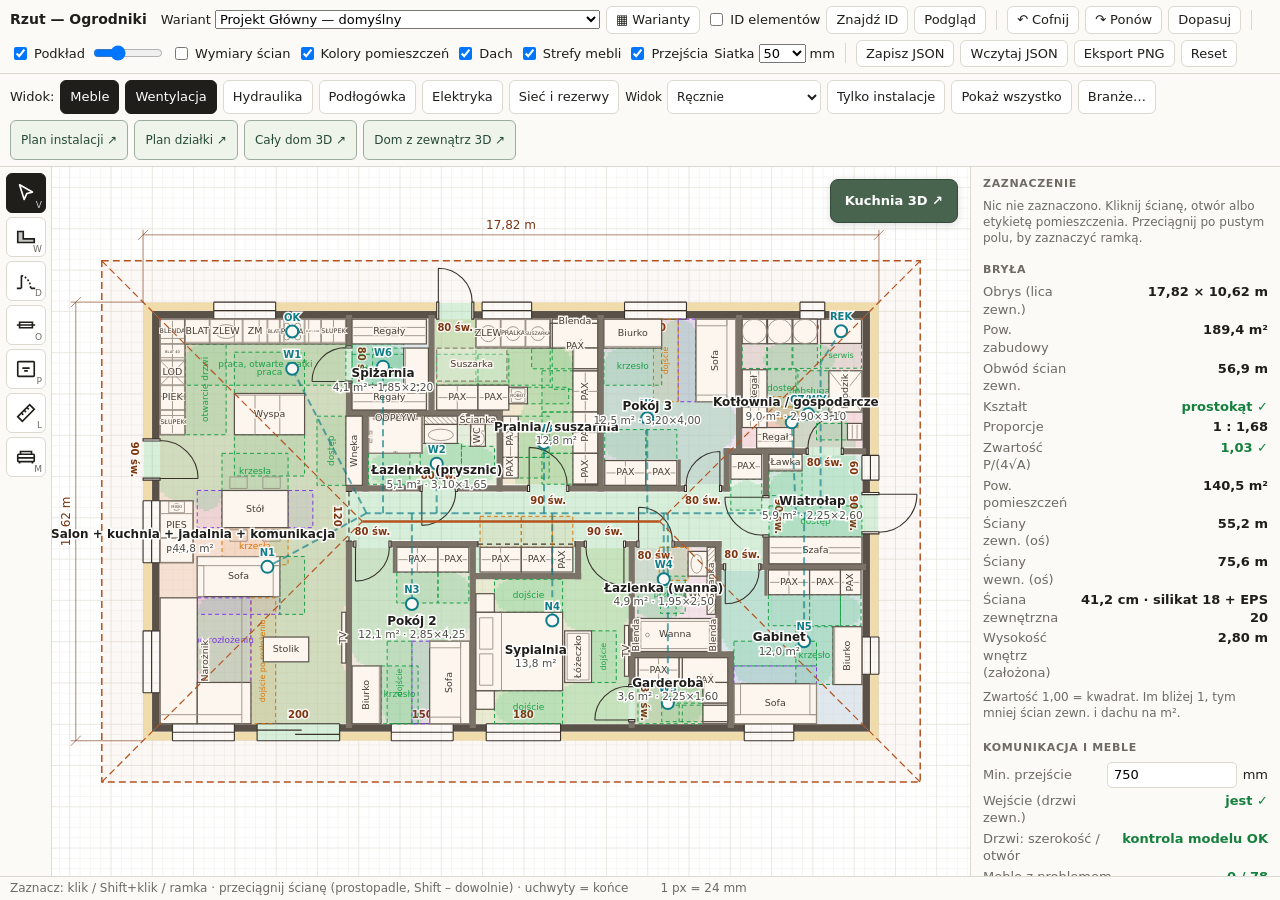
<file: index.html>
<!doctype html>
<html lang="pl">
<head>
<meta charset="utf-8">
<meta name="viewport" content="width=device-width,initial-scale=1">
<title>Rzut Ogrodniki</title>
<script>
const target='edytor-rzutu.html'+location.search+location.hash;
location.replace(target);
</script>
<style>body{font:15px system-ui,sans-serif;margin:2rem;background:#fbfaf7;color:#1f1e1b}</style>
</head>
<body>
<p>Przekierowanie do <a href="edytor-rzutu.html">edytora rzutu</a>…</p>
<script>document.querySelector('a').href=target;</script>
<noscript>Otwórz edytor, a następnie wybierz wariant z listy. Linki wariantów wymagają JavaScript.</noscript>
</body>
</html>
</file>
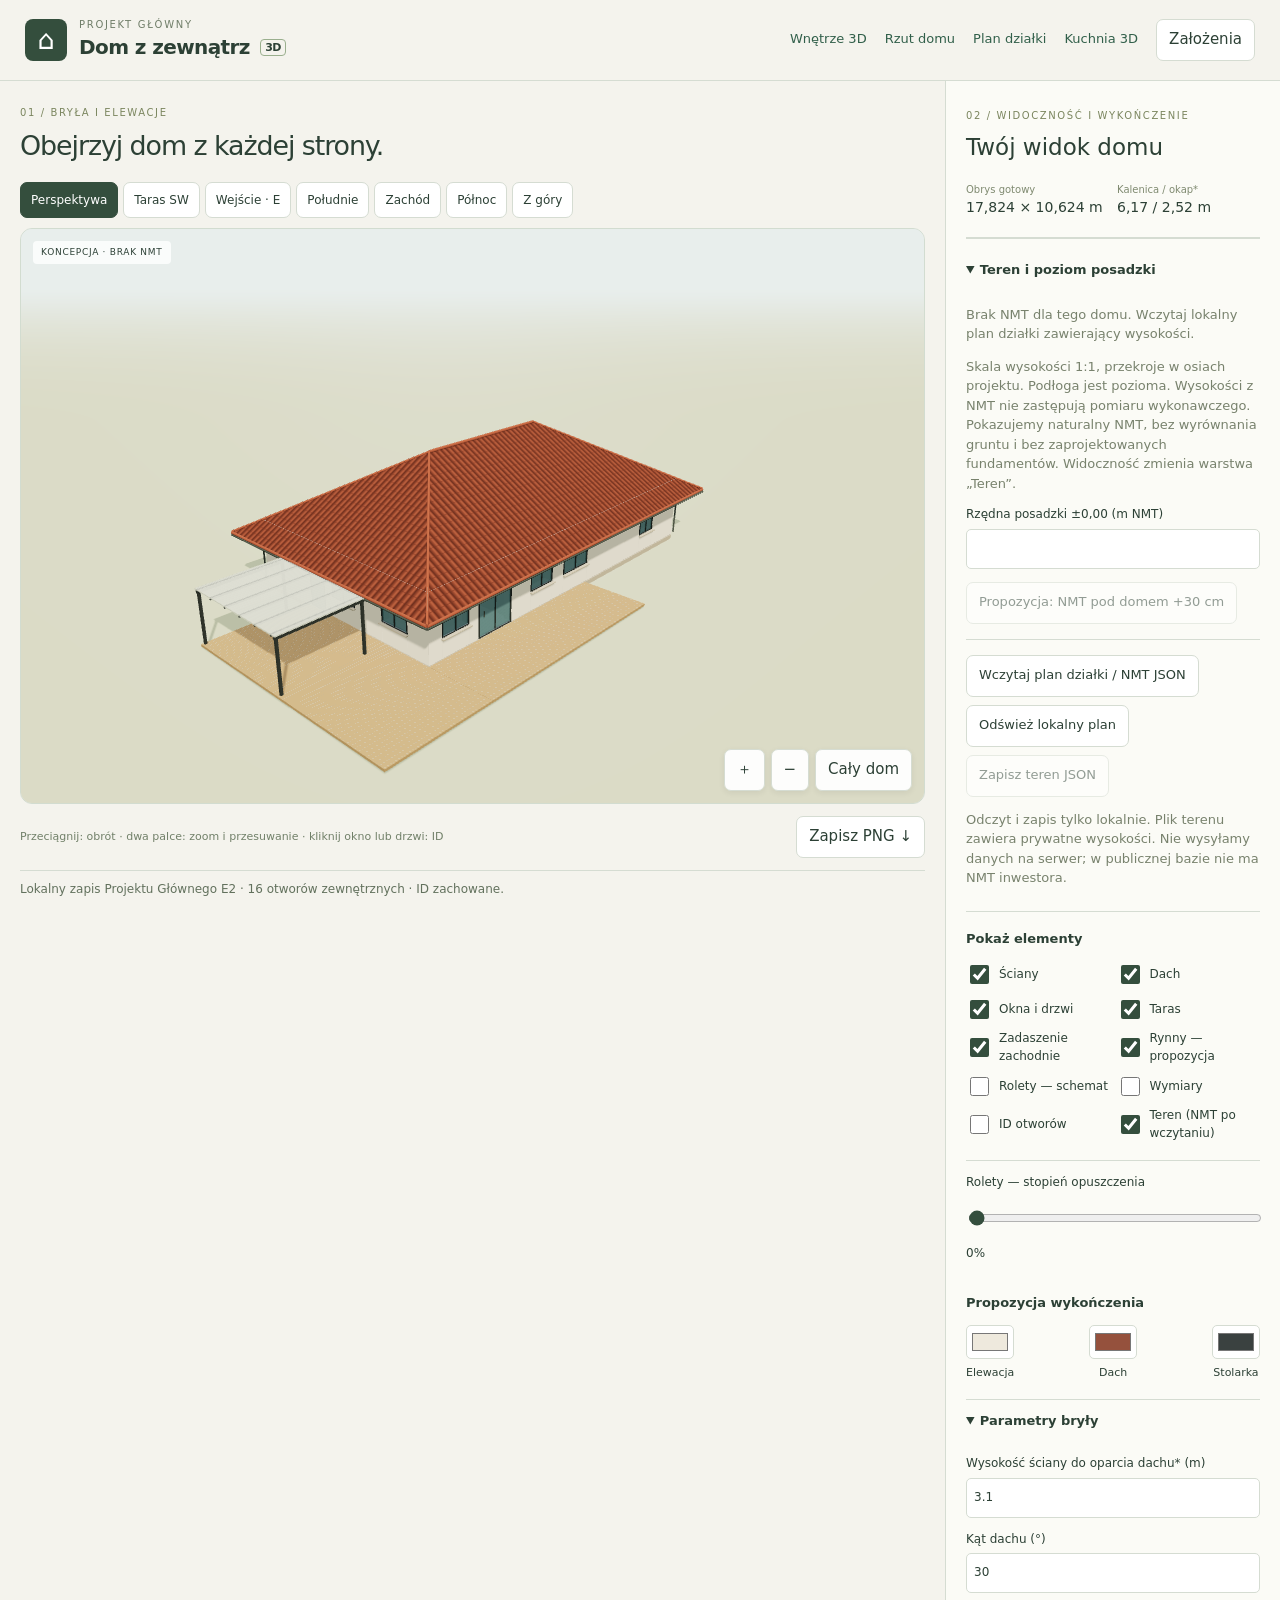
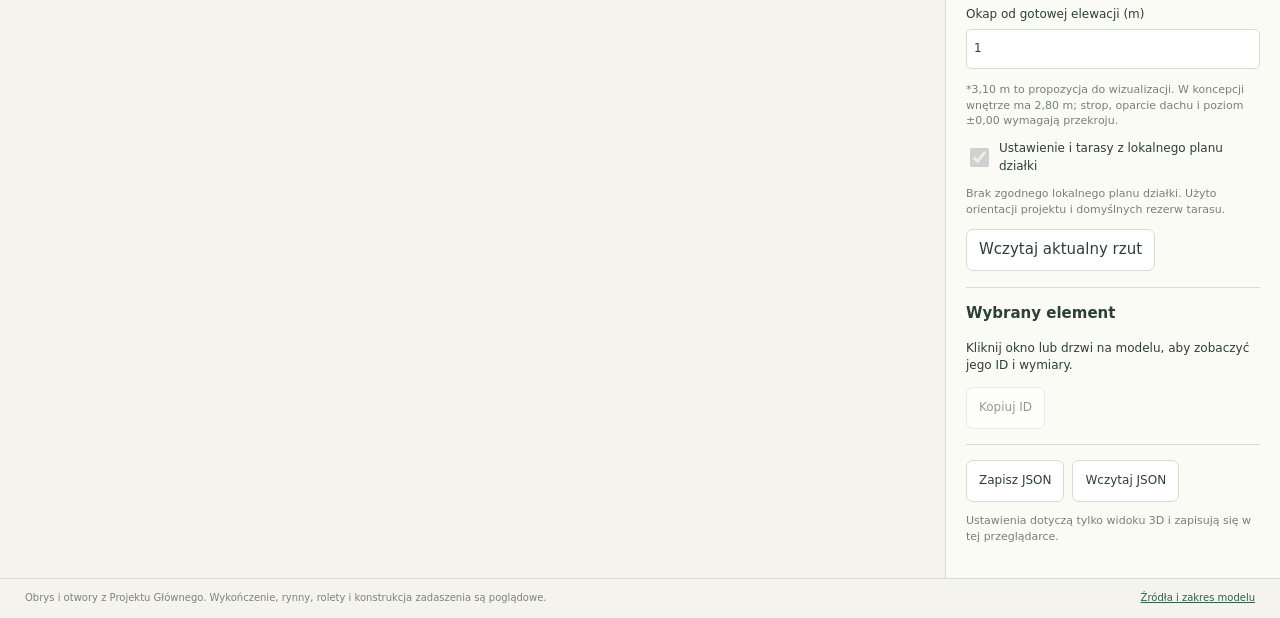
<file: dom3d.html>
<!doctype html><html lang="pl"><head><meta charset="utf-8"><meta name="viewport" content="width=device-width,initial-scale=1"><meta name="theme-color" content="#344b3f"><link rel="icon" href="data:,"><title>Dom z zewnątrz — Projekt Główny 3D</title><link rel="stylesheet" href="dom3d.css"></head><body>
<header><a class="brand" href="./?variant=E2"><span class="brand-mark">⌂</span><span><small>PROJEKT GŁÓWNY</small><b>Dom z zewnątrz <em>3D</em></b></span></a><nav><a href="wnetrze3d.html">Wnętrze 3D</a><a href="./?variant=E2">Rzut domu</a><a href="dzialka.html">Plan działki</a><a href="kuchnia3d.html">Kuchnia 3D</a><button id="homeHelp">Założenia</button></nav></header>
<main><section class="viewer"><div class="view-top"><div><span class="eyebrow">01 / BRYŁA I ELEWACJE</span><h1>Obejrzyj dom z każdej strony.</h1></div><button id="homePanel" class="mobile-panel" aria-expanded="false">Ustawienia</button></div><div class="view-buttons" aria-label="Widoki domu"><button data-home-view="perspective" class="active">Perspektywa</button><button data-home-view="terrace">Taras SW</button><button data-home-view="east">Wejście · E</button><button data-home-view="south">Południe</button><button data-home-view="west">Zachód</button><button data-home-view="north">Północ</button><button data-home-view="top">Z góry</button></div>
<div id="houseScene"><div id="homeLabels" aria-hidden="true"></div><div id="homeLoading" class="loading">Buduję model z geometrii rzutu…</div><div id="noHouseWebGL" hidden><b>Widok elewacji 2D</b><p>WebGL 2 jest niedostępny. Możesz obejrzeć elewacje i zapisać SVG.</p><div id="homeFacade"></div></div><div id="homeTerrainBadge" class="scene-badge">KONCEPCJA · BRAK NMT</div><div class="scene-tools"><button id="homeZoomIn" aria-label="Przybliż model">＋</button><button id="homeZoomOut" aria-label="Oddal model">−</button><button id="homeFit">Cały dom</button></div></div>
<div class="scene-footer"><span>Przeciągnij: obrót · dwa palce: zoom i przesuwanie · kliknij okno lub drzwi: ID</span><button id="homeImage">Zapisz PNG ↓</button></div><p id="homeSource" class="source" role="status"></p><p id="homeWarning" class="warning" hidden></p></section>
<aside id="homeSettings"><div class="aside-title"><span class="eyebrow">02 / WIDOCZNOŚĆ I WYKOŃCZENIE</span><h2>Twój widok domu</h2></div><div class="metric-grid"><div><small>Obrys gotowy</small><strong id="homeSize">—</strong></div><div><small>Kalenica / okap*</small><strong id="homeHeights">—</strong></div></div><div id="terrain3DPanel"></div><fieldset><legend>Pokaż elementy</legend><div id="homeLayers" class="layer-grid"></div></fieldset><label class="field"><span>Rolety — stopień opuszczenia</span><input id="homeShutter" type="range" min="0" max="100" value="0"><output id="homeShutterValue">0%</output></label>
<fieldset><legend>Propozycja wykończenia</legend><div class="color-row"><label><input data-home-color="wallColor" type="color" value="#eee9dd">Elewacja</label><label><input data-home-color="roofColor" type="color" value="#95513d">Dach</label><label><input data-home-color="frameColor" type="color" value="#3a4140">Stolarka</label></div></fieldset>
<details open><summary>Parametry bryły</summary><label class="field">Wysokość ściany do oparcia dachu* (m)<input id="homeHeight" type="number" min="2.6" max="5" step=".05" value="3.1"></label><label class="field">Kąt dachu (°)<input id="homePitch" type="number" min="5" max="60" step="1" value="30"></label><label class="field">Okap od gotowej elewacji (m)<input id="homeOverhang" type="number" min="0" max="2.5" step=".05" value="1"></label><p class="hint">*3,10 m to propozycja do wizualizacji. W koncepcji wnętrze ma 2,80 m; strop, oparcie dachu i poziom ±0,00 wymagają przekroju.</p><label class="check"><input id="homeUseSite" type="checkbox" checked>Ustawienie i tarasy z lokalnego planu działki</label><p id="homeSiteSource" class="hint"></p><button id="homeRefresh">Wczytaj aktualny rzut</button></details>
<section class="selection"><h3>Wybrany element</h3><p id="homeSelection">Kliknij okno lub drzwi na modelu, aby zobaczyć jego identyfikator i wymiary.</p><button id="homeCopyId" disabled>Kopiuj ID</button></section><div class="actions"><button id="homeExport">Zapisz JSON</button><button id="homeImport">Wczytaj JSON</button><input id="homeFile" type="file" accept=".json,application/json" hidden></div><p id="homeSave" class="hint" role="status">Ustawienia dotyczą tylko widoku 3D i zapisują się w tej przeglądarce.</p></aside></main>
<footer><span>Obrys i otwory z Projektu Głównego. Wykończenie, rynny, rolety i konstrukcja zadaszenia są poglądowe.</span><a href="dom3d-opis.md">Źródła i zakres modelu</a></footer>
<dialog id="homeHelpDialog"><div class="dialog-title"><h2>Co pokazuje model?</h2><button id="homeHelpClose" aria-label="Zamknij założenia">×</button></div><p>Ściany, położenia i rozmiary otworów pochodzą z Projektu Głównego E2. Model najpierw odczytuje lokalny zapis rzutu, a gdy go nie ma — publiczną bazę. Przycisk „Wczytaj aktualny rzut” odświeża geometrię bez zmiany zapisu 2D.</p><p>Dach kopertowy powstaje z gotowego obrysu, kąta i okapu. Wysokość ściany 3,10 m jest propozycją. Okap schodzi niżej od jej górnej krawędzi o wartość wynikającą z pochylenia połaci. Poziomy stropu i dachu wymagają uzgodnienia na przekroju.</p><p>Barwy, podziały szyb, okucia, skrzynki rolet i rynny to schemat. Zadaszenie tarasu ma poglądową konstrukcję wolnostojącą, do koordynacji z okapem i otworami. Przejścia instalacji przez dach oraz obróbki wymagają projektu. Po wczytaniu lokalnego planu z NMT pokazujemy naturalne pochylenie w skali 1:1. Posadzka pozostaje pozioma; jej rzędna jest robocza. Półprzezroczysty pas pod domem ilustruje różnicę wysokości, bez projektu fundamentów i niwelacji. Bez NMT teren jest poglądowy. Oświetlenie i cienie są aranżacyjne; nie stanowią analizy nasłonecznienia.</p><p>Jeśli w tej przeglądarce jest plan działki, można użyć jego obrotu oraz położeń tarasów. Granice, współrzędne geodezyjne i identyfikator działki nie są dołączane do eksportu 3D. Jeżeli NMT jest wczytany, eksport JSON zawiera lokalny fragment wysokości i rzędną widoku. Plik jest prywatny; nic nie wysyłamy na serwer.</p><p>Zmiany parametrów 3D są niezależne od rzutu i referencji. JSON przenosi wygląd i kopię geometrii modelu. PNG zapisuje aktualny widok wraz z etykietami. Przeciągnięcie obraca, prawy przycisk lub Shift przesuwa, kółko przybliża; na telefonie użyj jednego lub dwóch palców.</p><p><a href="vendor/three/LICENSE">Three.js — MIT</a></p></dialog><noscript><p>Interaktywny model wymaga JavaScript. <a href="dom3d-opis.md">Opis bryły</a>.</p></noscript><script type="module" src="dom3d.mjs"></script></body></html>
</file>
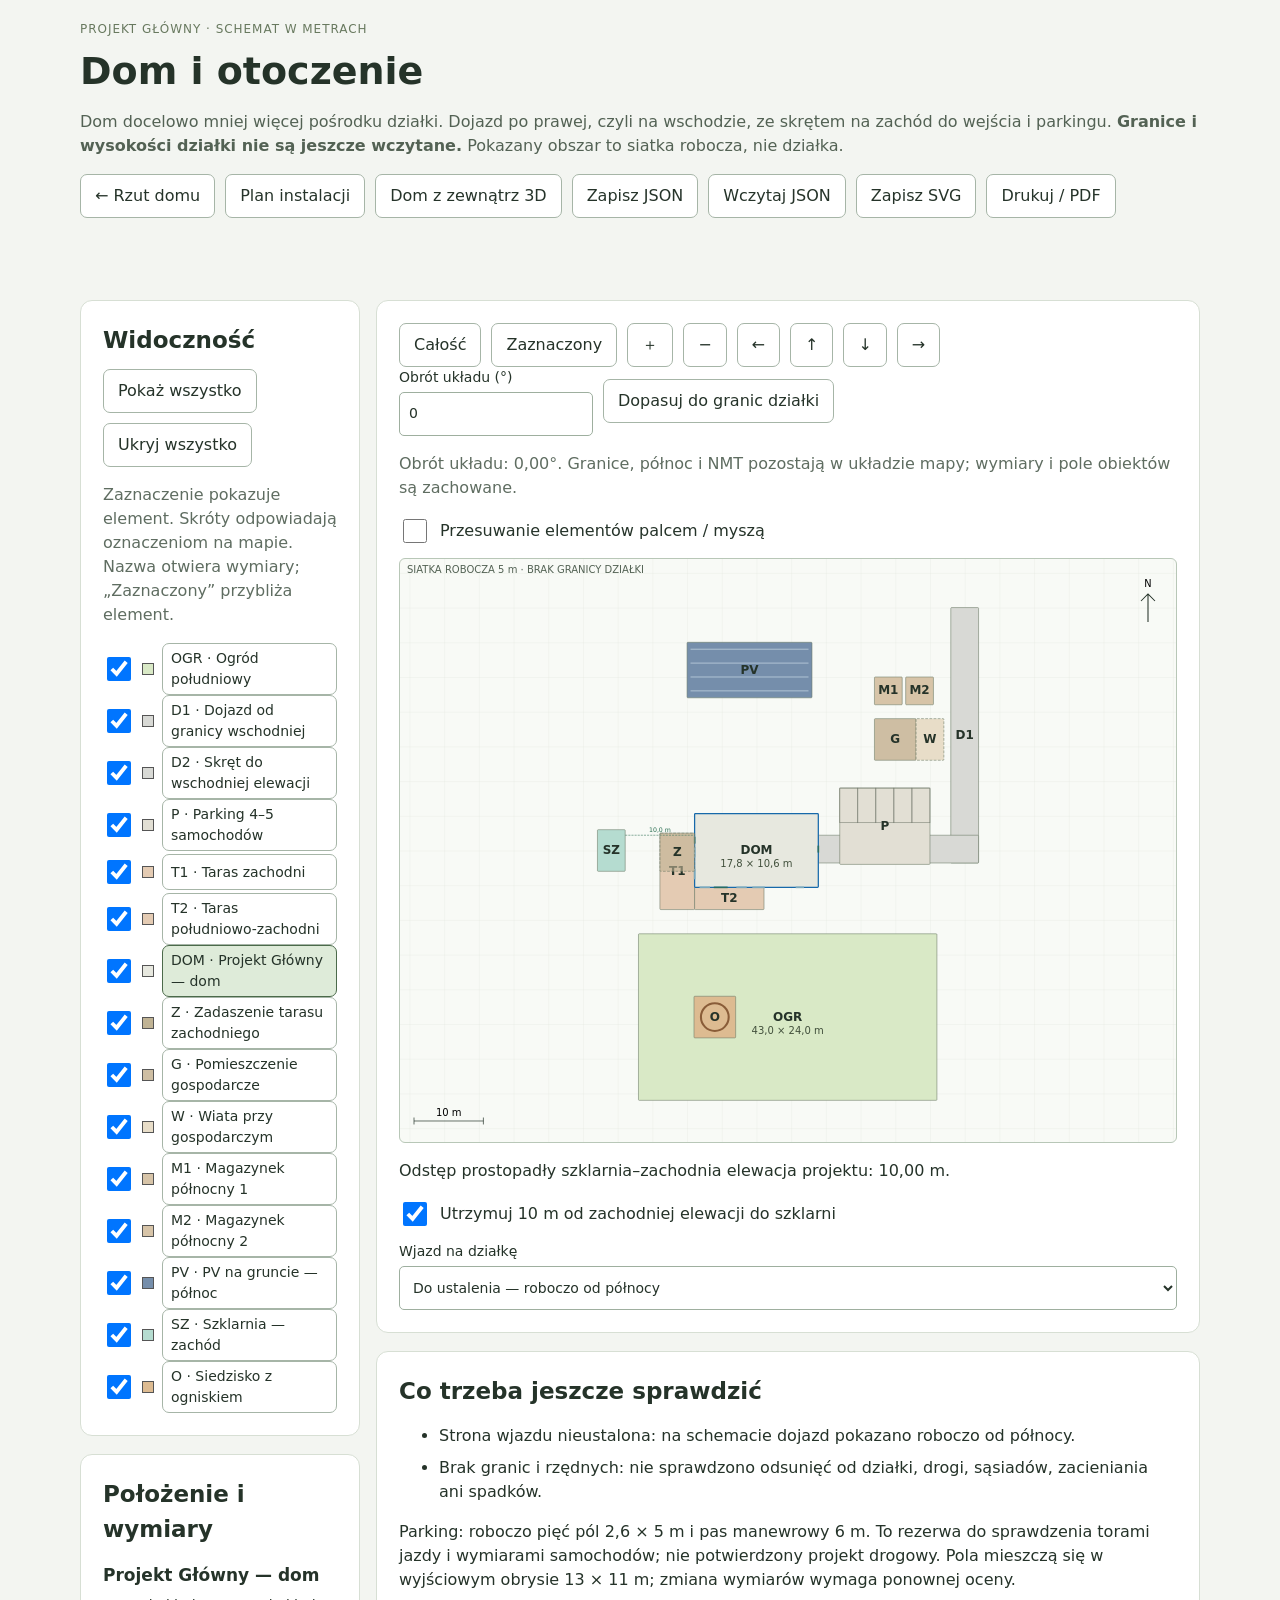
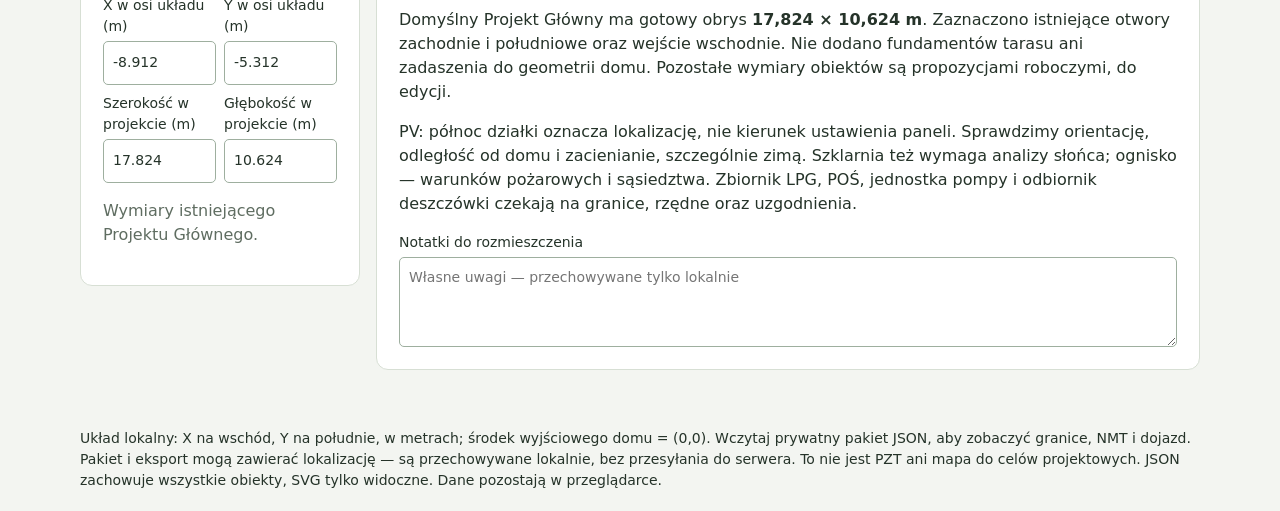
<file: dzialka.html>
<!doctype html><html lang="pl"><head><meta charset="utf-8"><meta name="viewport" content="width=device-width,initial-scale=1"><title>Usytuowanie domu — planer działki</title><link rel="stylesheet" href="planery.css"></head><body><header><div class="tag">Projekt Główny · schemat w metrach</div><h1>Dom i otoczenie</h1><p class="intro">Dom docelowo mniej więcej pośrodku działki. Dojazd po prawej, czyli na wschodzie, ze skrętem na zachód do wejścia i parkingu. <b id="siteGeometryState">Granice i wysokości działki nie są jeszcze wczytane.</b> <span id="siteFrameDesc">Pokazany obszar to siatka robocza, nie działka.</span></p><nav><a href="./?variant=E2">← Rzut domu</a><a href="instalacje-plan.html">Plan instalacji</a><a href="dom3d.html">Dom z zewnątrz 3D</a><button id="siteExport">Zapisz JSON</button><button id="siteImport">Wczytaj JSON</button><button id="siteSvgExport">Zapisz SVG</button><button id="sitePrint">Drukuj / PDF</button><input type="file" id="siteFile" class="hidden-file" accept=".json,application/json"></nav><p id="siteStatus" class="status" role="status"></p></header>
<main><div class="columns"><aside><section class="card"><h2>Widoczność</h2><div class="actions"><button id="showSite">Pokaż wszystko</button><button id="hideSite">Ukryj wszystko</button></div><p class="muted">Zaznaczenie pokazuje element. Skróty odpowiadają oznaczeniom na mapie. Nazwa otwiera wymiary; „Zaznaczony” przybliża element.</p><div id="elementList" class="element-list"></div><div id="contextLayers" hidden><h3>Dane działki — lokalnie</h3><label class="check"><input type="checkbox" data-context-visible="boundary" checked>Granica działki</label><label class="check"><input type="checkbox" data-context-visible="neighbors" checked>Otoczenie i droga</label><label class="check"><input type="checkbox" data-context-visible="terrain" checked>Kolory wysokości NMT</label><label class="check"><input type="checkbox" data-context-visible="contours" checked>Warstwice co 1 m</label><label class="check"><input type="checkbox" data-context-visible="gate" checked>Brama i łącznik dojazdu</label></div></section><section class="card" id="siteProps"><h2>Położenie i wymiary</h2><div id="propertyFields"></div></section></aside><div><section class="card"><div class="actions"><button id="siteFit">Całość</button><button id="siteFocus">Zaznaczony</button><button id="siteZoomIn" aria-label="Przybliż">＋</button><button id="siteZoomOut" aria-label="Oddal">−</button><button id="siteLeft" aria-label="Widok w lewo">←</button><button id="siteUp" aria-label="Widok na północ">↑</button><button id="siteDown" aria-label="Widok na południe">↓</button><button id="siteRight" aria-label="Widok w prawo">→</button></div><div class="actions no-print"><label class="field">Obrót układu (°)<input id="siteAngle" type="number" min="-180" max="180" step="any" value="0"></label><button id="alignSite">Dopasuj do granic działki</button></div><p id="siteOrientationInfo" class="muted"></p><label class="check no-print"><input type="checkbox" id="siteMove">Przesuwanie elementów palcem / myszą</label><svg id="siteSvg" xmlns="http://www.w3.org/2000/svg" role="img" aria-label="Schemat rozmieszczenia domu i elementów otoczenia, bez granicy działki"></svg><p id="gapInfo"></p><p id="contextSummary"></p><p id="terrainInfo"></p><p id="accessInfo"></p><p id="planningInfo" class="note"></p><p id="contextNotes" class="muted"></p><label class="check"><input type="checkbox" id="greenhouseLock" checked>Utrzymuj 10 m od zachodniej elewacji do szklarni</label><label class="field">Wjazd na działkę<select id="siteEntry"><option value="pending">Do ustalenia — roboczo od północy</option><option value="north">Od północy, dalej wzdłuż wschodniej strony</option><option value="south">Od południa, dalej wzdłuż wschodniej strony</option></select></label></section>
<section><h2>Co trzeba jeszcze sprawdzić</h2><ul id="siteWarnings"></ul><p>Parking: roboczo pięć pól 2,6 × 5 m i pas manewrowy 6 m. To rezerwa do sprawdzenia torami jazdy i wymiarami samochodów; nie potwierdzony projekt drogowy. Pola mieszczą się w wyjściowym obrysie 13 × 11 m; zmiana wymiarów wymaga ponownej oceny.</p><p>Domyślny Projekt Główny ma gotowy obrys <b>17,824 × 10,624 m</b>. Zaznaczono istniejące otwory zachodnie i południowe oraz wejście wschodnie. Nie dodano fundamentów tarasu ani zadaszenia do geometrii domu. Pozostałe wymiary obiektów są propozycjami roboczymi, do edycji.</p><p>PV: północ działki oznacza lokalizację, nie kierunek ustawienia paneli. Sprawdzimy orientację, odległość od domu i zacienianie, szczególnie zimą. Szklarnia też wymaga analizy słońca; ognisko — warunków pożarowych i sąsiedztwa. Zbiornik LPG, POŚ, jednostka pompy i odbiornik deszczówki czekają na granice, rzędne oraz uzgodnienia.</p><label class="field">Notatki do rozmieszczenia<textarea id="siteNotes" placeholder="Własne uwagi — przechowywane tylko lokalnie"></textarea></label></section></div></div></main><footer>Układ lokalny: X na wschód, Y na południe, w metrach; środek wyjściowego domu = (0,0). Wczytaj prywatny pakiet JSON, aby zobaczyć granice, NMT i dojazd. Pakiet i eksport mogą zawierać lokalizację — są przechowywane lokalnie, bez przesyłania do serwera. To nie jest PZT ani mapa do celów projektowych. JSON zachowuje wszystkie obiekty, SVG tylko widoczne. Dane pozostają w przeglądarce.</footer><script type="module" src="dzialka.mjs"></script></body></html>
</file>
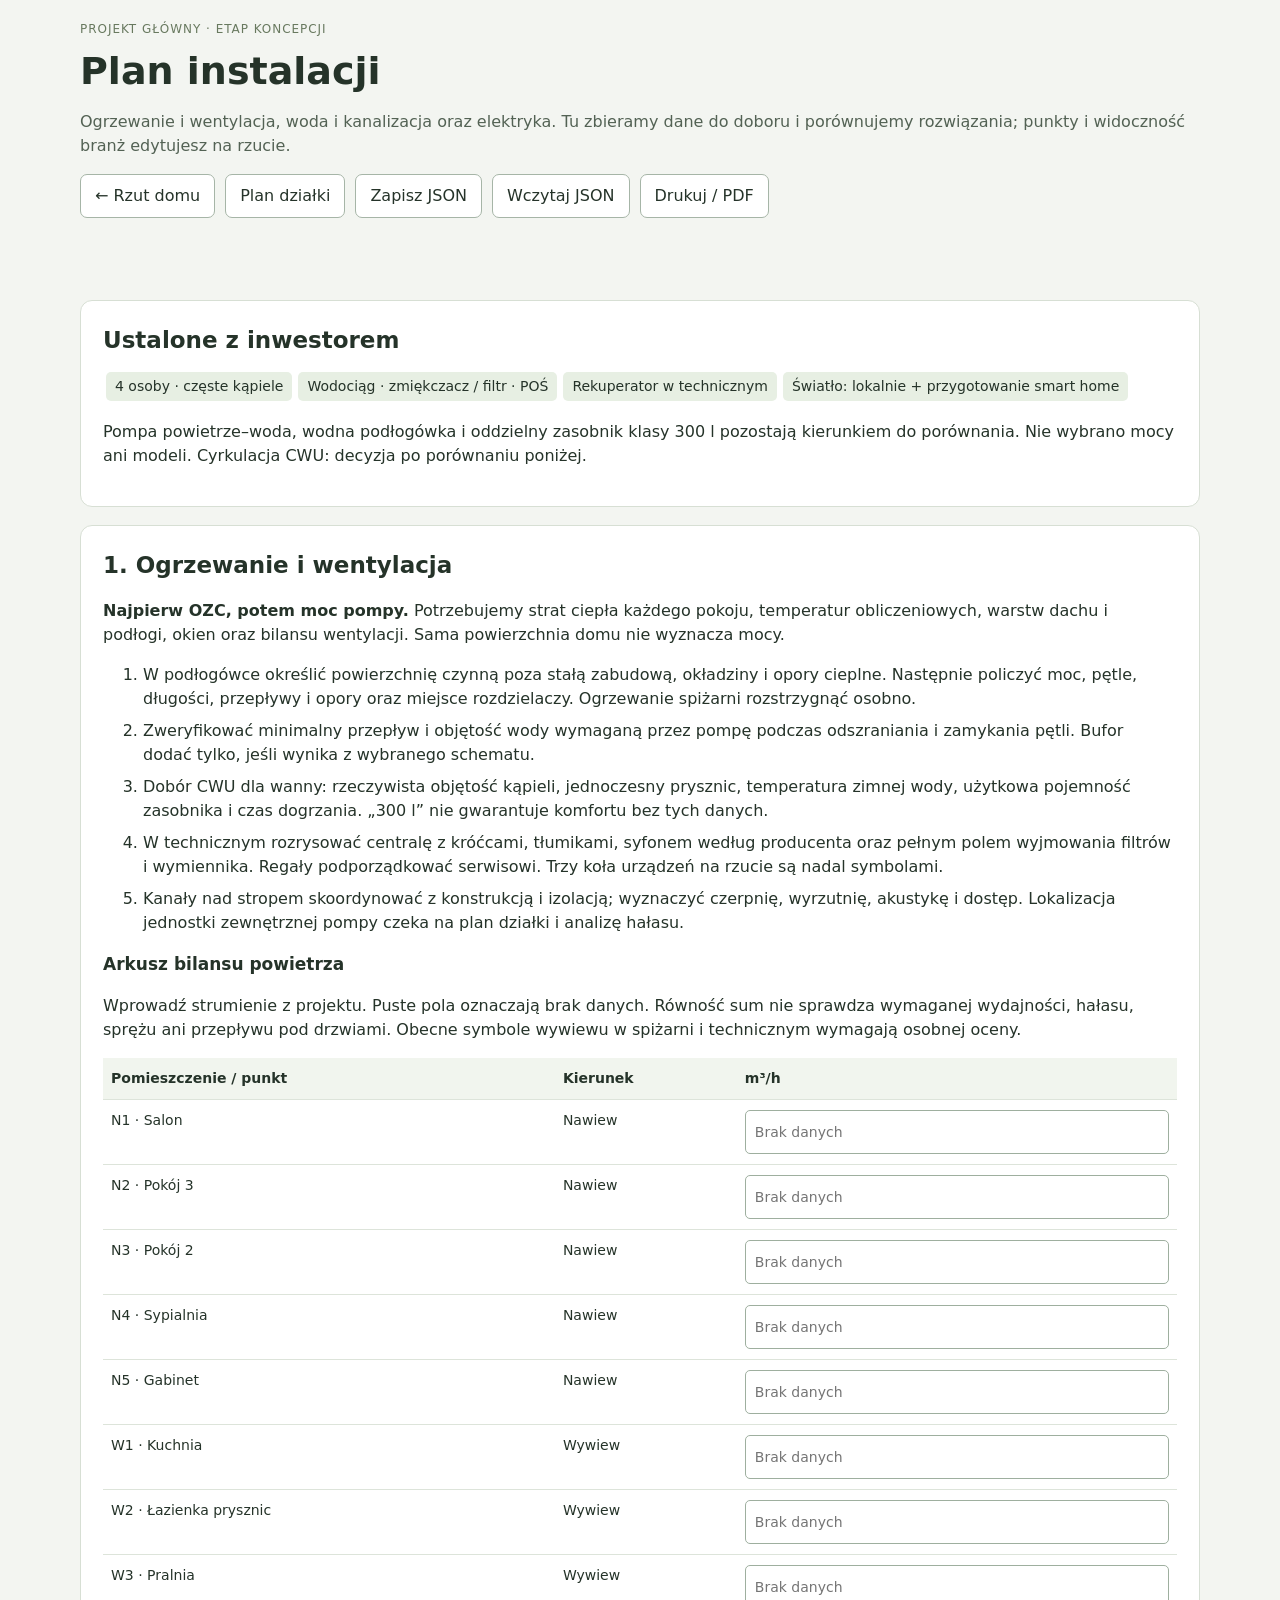
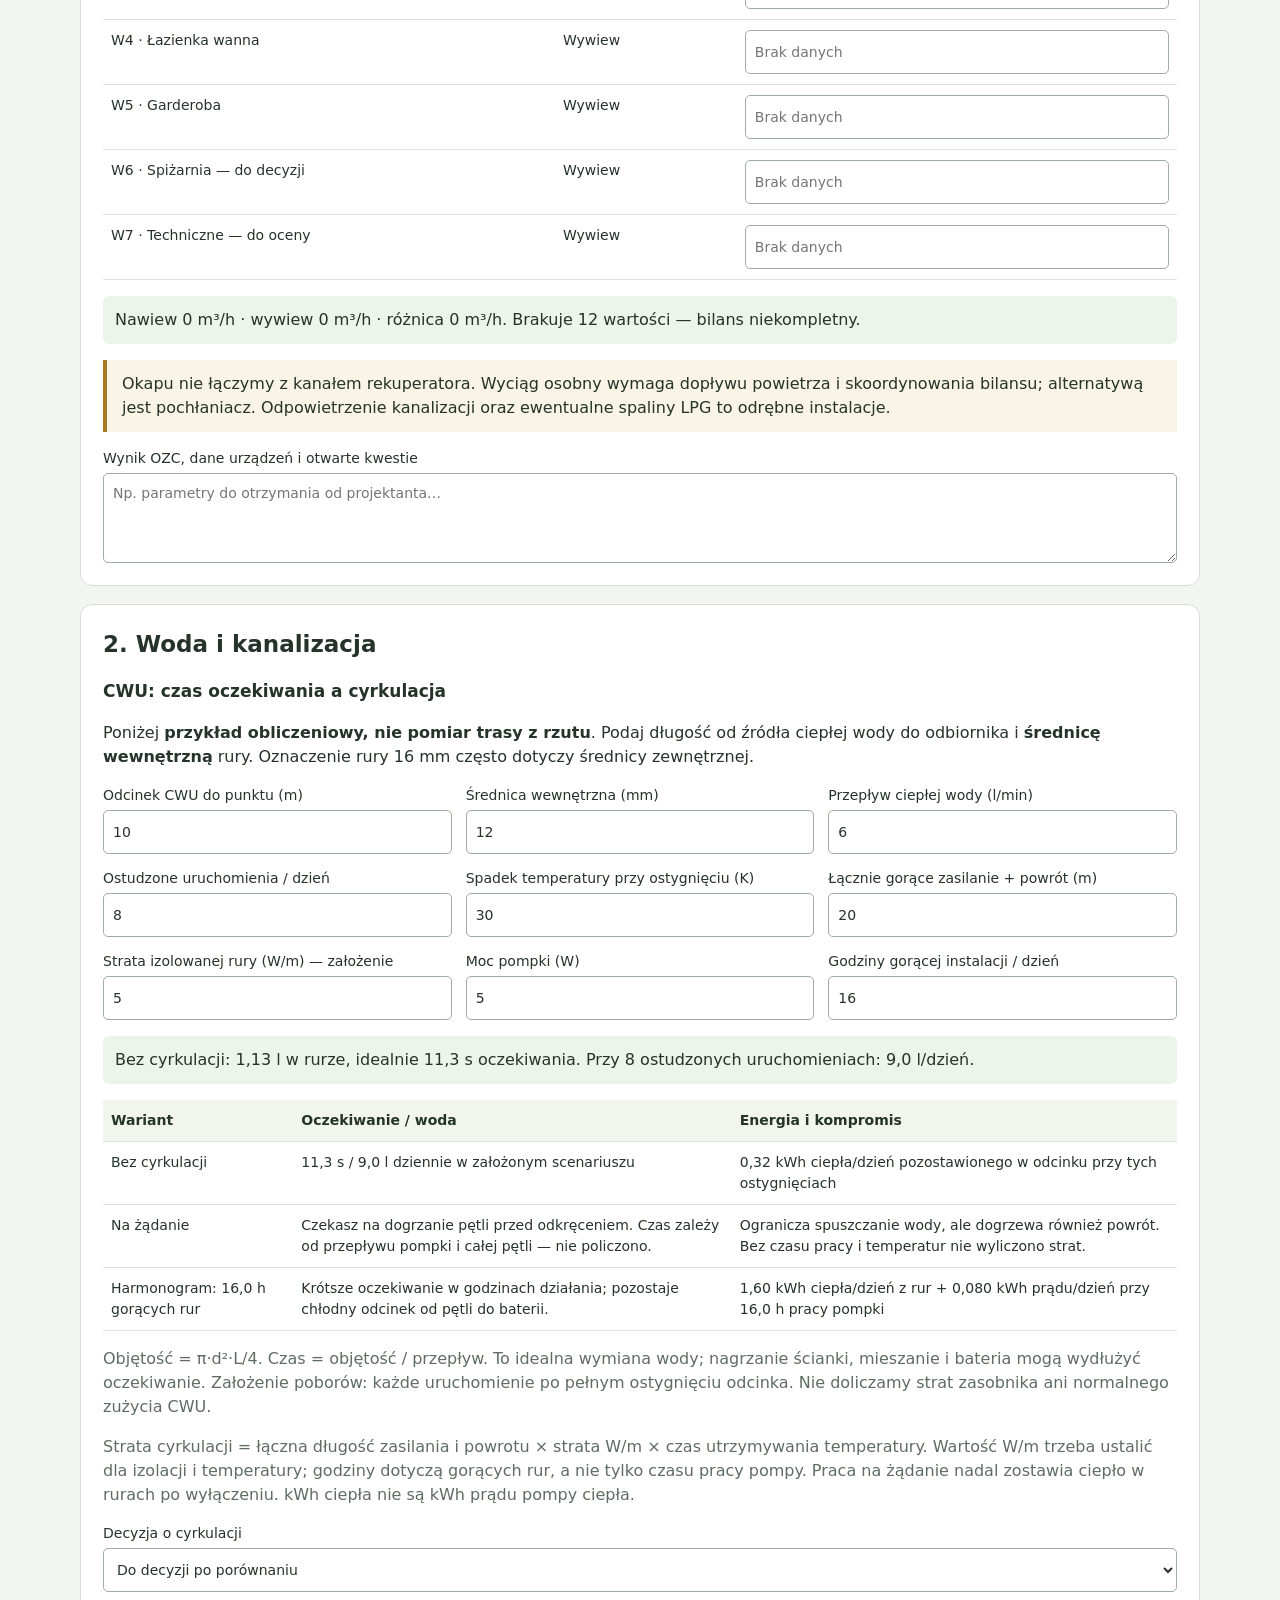
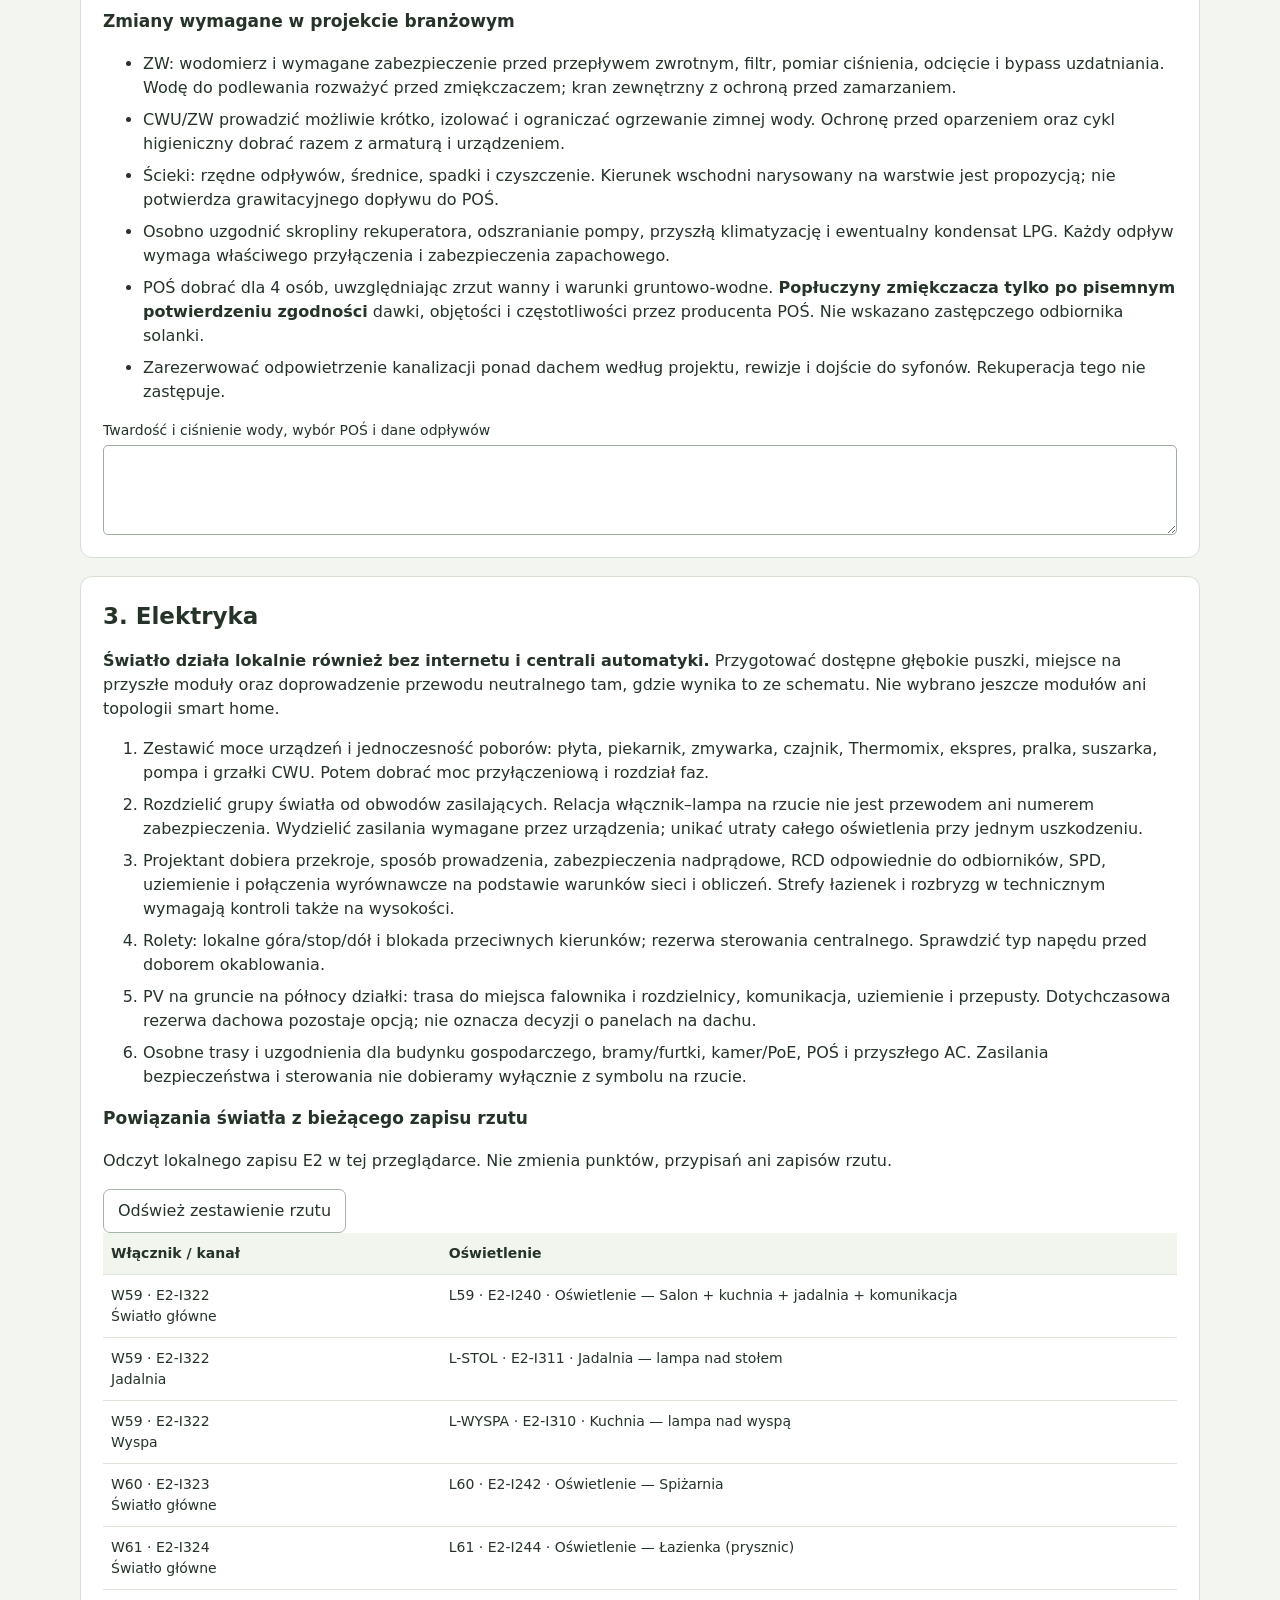
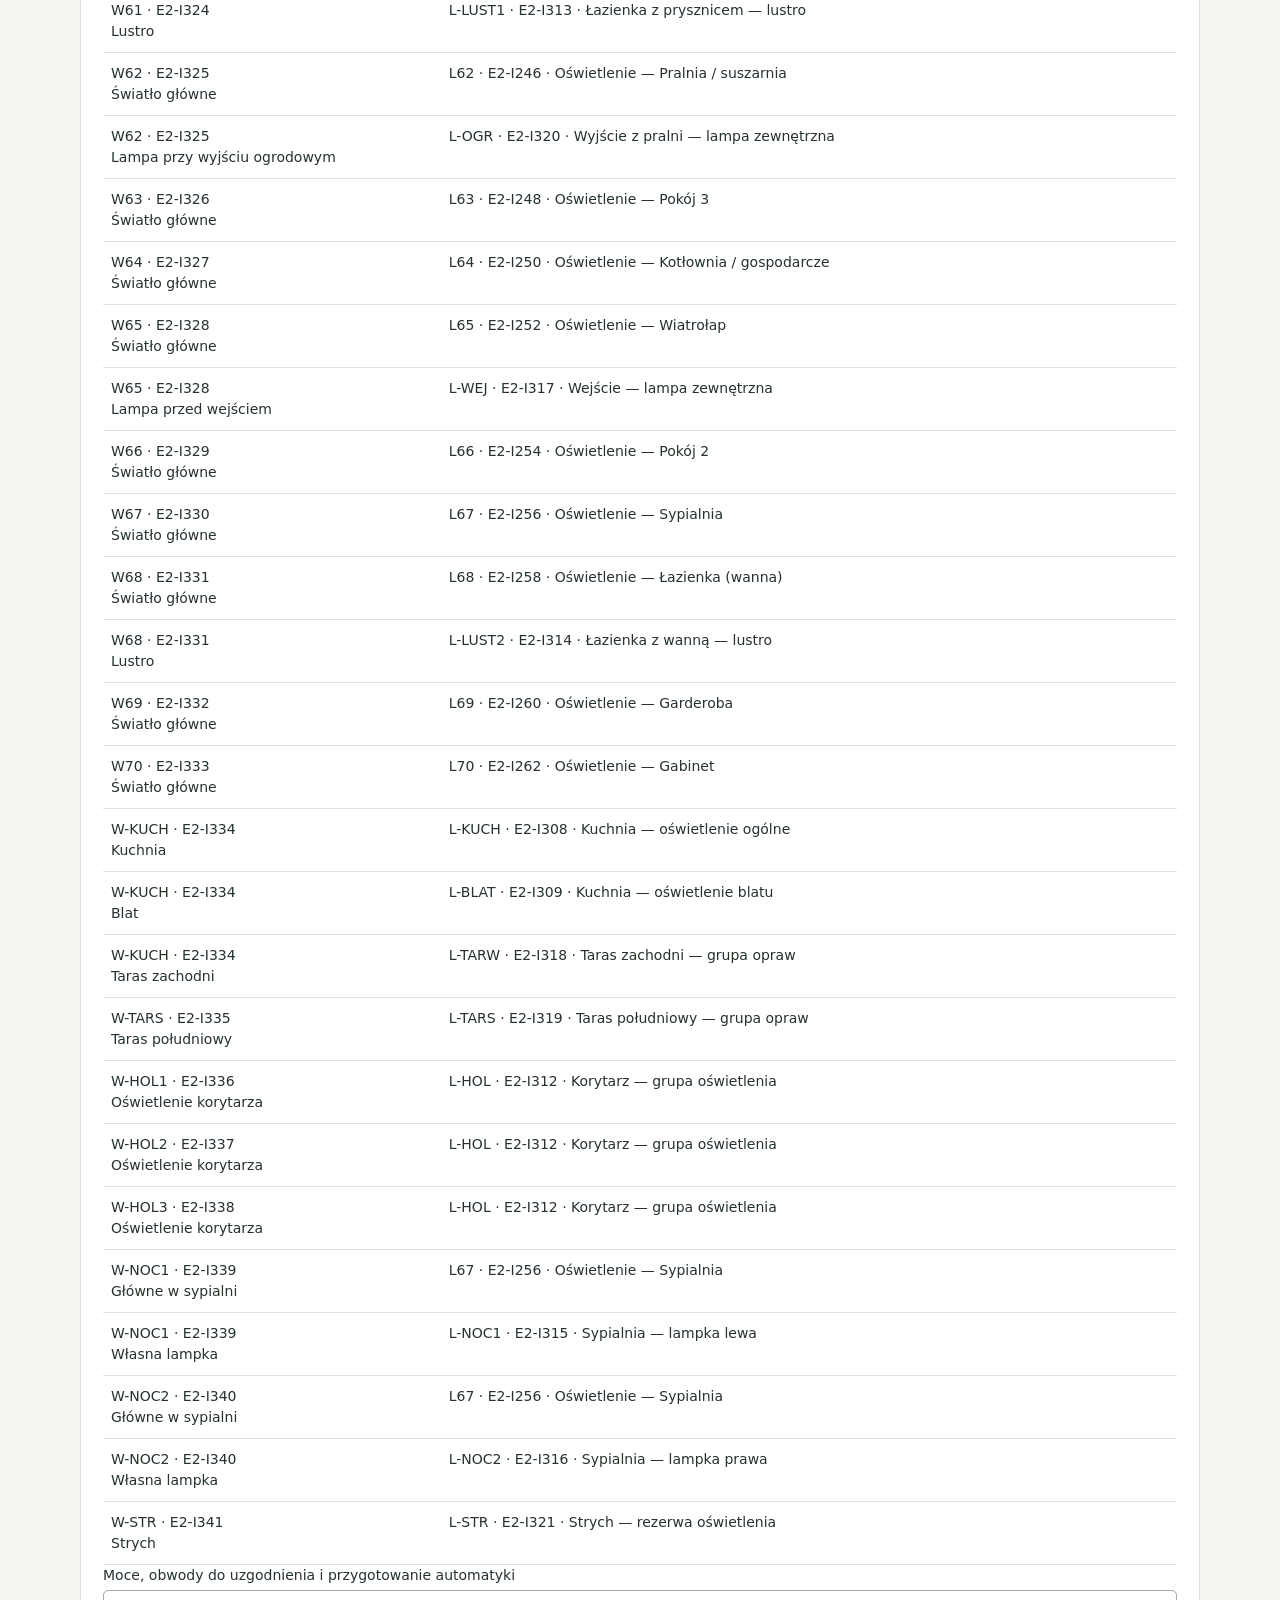
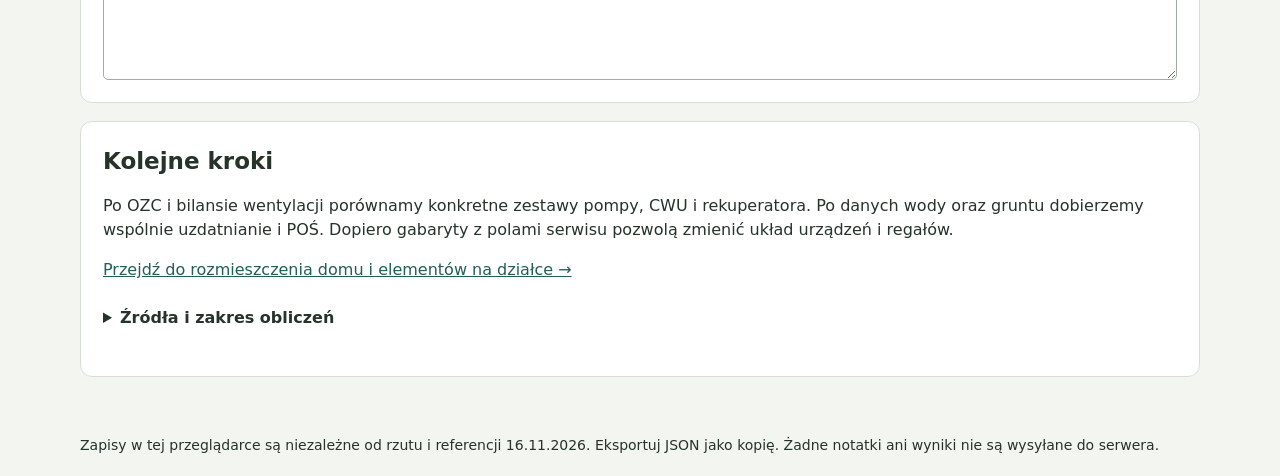
<file: instalacje-plan.html>
<!doctype html><html lang="pl"><head><meta charset="utf-8"><meta name="viewport" content="width=device-width,initial-scale=1"><title>Plan instalacji — Projekt Główny</title><link rel="stylesheet" href="planery.css"></head><body>
<header><div class="tag">Projekt Główny · etap koncepcji</div><h1>Plan instalacji</h1><p class="intro">Ogrzewanie i wentylacja, woda i kanalizacja oraz elektryka. Tu zbieramy dane do doboru i porównujemy rozwiązania; punkty i widoczność branż edytujesz na rzucie.</p><nav><a href="./?variant=E2">← Rzut domu</a><a href="dzialka.html">Plan działki</a><button id="exportPlan">Zapisz JSON</button><button id="importPlan">Wczytaj JSON</button><button id="printPlan">Drukuj / PDF</button><input id="planFile" class="hidden-file" type="file" accept=".json,application/json"></nav><p id="saveStatus" class="status" role="status"></p></header>
<main>
<section><h2>Ustalone z inwestorem</h2><span class="pill">4 osoby · częste kąpiele</span><span class="pill">Wodociąg · zmiękczacz / filtr · POŚ</span><span class="pill">Rekuperator w technicznym</span><span class="pill">Światło: lokalnie + przygotowanie smart home</span><p>Pompa powietrze–woda, wodna podłogówka i oddzielny zasobnik klasy 300 l pozostają kierunkiem do porównania. Nie wybrano mocy ani modeli. Cyrkulacja CWU: decyzja po porównaniu poniżej.</p></section>
<section id="heating"><h2>1. Ogrzewanie i wentylacja</h2><p><b>Najpierw OZC, potem moc pompy.</b> Potrzebujemy strat ciepła każdego pokoju, temperatur obliczeniowych, warstw dachu i podłogi, okien oraz bilansu wentylacji. Sama powierzchnia domu nie wyznacza mocy.</p><ol><li>W podłogówce określić powierzchnię czynną poza stałą zabudową, okładziny i opory cieplne. Następnie policzyć moc, pętle, długości, przepływy i opory oraz miejsce rozdzielaczy. Ogrzewanie spiżarni rozstrzygnąć osobno.</li><li>Zweryfikować minimalny przepływ i objętość wody wymaganą przez pompę podczas odszraniania i zamykania pętli. Bufor dodać tylko, jeśli wynika z wybranego schematu.</li><li>Dobór CWU dla wanny: rzeczywista objętość kąpieli, jednoczesny prysznic, temperatura zimnej wody, użytkowa pojemność zasobnika i czas dogrzania. „300 l” nie gwarantuje komfortu bez tych danych.</li><li>W technicznym rozrysować centralę z króćcami, tłumikami, syfonem według producenta oraz pełnym polem wyjmowania filtrów i wymiennika. Regały podporządkować serwisowi. Trzy koła urządzeń na rzucie są nadal symbolami.</li><li>Kanały nad stropem skoordynować z konstrukcją i izolacją; wyznaczyć czerpnię, wyrzutnię, akustykę i dostęp. Lokalizacja jednostki zewnętrznej pompy czeka na plan działki i analizę hałasu.</li></ol>
<h3>Arkusz bilansu powietrza</h3><p>Wprowadź strumienie z projektu. Puste pola oznaczają brak danych. Równość sum nie sprawdza wymaganej wydajności, hałasu, sprężu ani przepływu pod drzwiami. Obecne symbole wywiewu w spiżarni i technicznym wymagają osobnej oceny.</p><div class="scroll"><table><thead><tr><th>Pomieszczenie / punkt</th><th>Kierunek</th><th>m³/h</th></tr></thead><tbody id="airRows"></tbody></table></div><output id="airResult" aria-live="polite"></output>
<p class="note">Okapu nie łączymy z kanałem rekuperatora. Wyciąg osobny wymaga dopływu powietrza i skoordynowania bilansu; alternatywą jest pochłaniacz. Odpowietrzenie kanalizacji oraz ewentualne spaliny LPG to odrębne instalacje.</p><label class="field">Wynik OZC, dane urządzeń i otwarte kwestie<textarea data-note="heating" placeholder="Np. parametry do otrzymania od projektanta…"></textarea></label></section>
<section id="water"><h2>2. Woda i kanalizacja</h2><h3>CWU: czas oczekiwania a cyrkulacja</h3><p>Poniżej <b>przykład obliczeniowy, nie pomiar trasy z rzutu</b>. Podaj długość od źródła ciepłej wody do odbiornika i <b>średnicę wewnętrzną</b> rury. Oznaczenie rury 16 mm często dotyczy średnicy zewnętrznej.</p>
<div id="waterInputs" class="grid"></div><output id="waterResult" aria-live="polite"></output>
<div class="scroll"><table><thead><tr><th>Wariant</th><th>Oczekiwanie / woda</th><th>Energia i kompromis</th></tr></thead><tbody id="waterComparison"></tbody></table></div>
<p class="muted">Objętość = π·d²·L/4. Czas = objętość / przepływ. To idealna wymiana wody; nagrzanie ścianki, mieszanie i bateria mogą wydłużyć oczekiwanie. Założenie poborów: każde uruchomienie po pełnym ostygnięciu odcinka. Nie doliczamy strat zasobnika ani normalnego zużycia CWU.</p><p class="muted">Strata cyrkulacji = łączna długość zasilania i powrotu × strata W/m × czas utrzymywania temperatury. Wartość W/m trzeba ustalić dla izolacji i temperatury; godziny dotyczą gorących rur, a nie tylko czasu pracy pompy. Praca na żądanie nadal zostawia ciepło w rurach po wyłączeniu. kWh ciepła nie są kWh prądu pompy ciepła.</p>
<label class="field">Decyzja o cyrkulacji<select id="circulation"><option value="pending">Do decyzji po porównaniu</option><option value="none">Bez cyrkulacji</option><option value="demand">Cyrkulacja na żądanie</option><option value="schedule">Cyrkulacja według harmonogramu</option></select></label>
<h3>Zmiany wymagane w projekcie branżowym</h3><ul><li>ZW: wodomierz i wymagane zabezpieczenie przed przepływem zwrotnym, filtr, pomiar ciśnienia, odcięcie i bypass uzdatniania. Wodę do podlewania rozważyć przed zmiękczaczem; kran zewnętrzny z ochroną przed zamarzaniem.</li><li>CWU/ZW prowadzić możliwie krótko, izolować i ograniczać ogrzewanie zimnej wody. Ochronę przed oparzeniem oraz cykl higieniczny dobrać razem z armaturą i urządzeniem.</li><li>Ścieki: rzędne odpływów, średnice, spadki i czyszczenie. Kierunek wschodni narysowany na warstwie jest propozycją; nie potwierdza grawitacyjnego dopływu do POŚ.</li><li>Osobno uzgodnić skropliny rekuperatora, odszranianie pompy, przyszłą klimatyzację i ewentualny kondensat LPG. Każdy odpływ wymaga właściwego przyłączenia i zabezpieczenia zapachowego.</li><li>POŚ dobrać dla 4 osób, uwzględniając zrzut wanny i warunki gruntowo-wodne. <b>Popłuczyny zmiękczacza tylko po pisemnym potwierdzeniu zgodności</b> dawki, objętości i częstotliwości przez producenta POŚ. Nie wskazano zastępczego odbiornika solanki.</li><li>Zarezerwować odpowietrzenie kanalizacji ponad dachem według projektu, rewizje i dojście do syfonów. Rekuperacja tego nie zastępuje.</li></ul><label class="field">Twardość i ciśnienie wody, wybór POŚ i dane odpływów<textarea data-note="water"></textarea></label></section>
<section id="electric"><h2>3. Elektryka</h2><p><b>Światło działa lokalnie również bez internetu i centrali automatyki.</b> Przygotować dostępne głębokie puszki, miejsce na przyszłe moduły oraz doprowadzenie przewodu neutralnego tam, gdzie wynika to ze schematu. Nie wybrano jeszcze modułów ani topologii smart home.</p><ol><li>Zestawić moce urządzeń i jednoczesność poborów: płyta, piekarnik, zmywarka, czajnik, Thermomix, ekspres, pralka, suszarka, pompa i grzałki CWU. Potem dobrać moc przyłączeniową i rozdział faz.</li><li>Rozdzielić grupy światła od obwodów zasilających. Relacja włącznik–lampa na rzucie nie jest przewodem ani numerem zabezpieczenia. Wydzielić zasilania wymagane przez urządzenia; unikać utraty całego oświetlenia przy jednym uszkodzeniu.</li><li>Projektant dobiera przekroje, sposób prowadzenia, zabezpieczenia nadprądowe, RCD odpowiednie do odbiorników, SPD, uziemienie i połączenia wyrównawcze na podstawie warunków sieci i obliczeń. Strefy łazienek i rozbryzg w technicznym wymagają kontroli także na wysokości.</li><li>Rolety: lokalne góra/stop/dół i blokada przeciwnych kierunków; rezerwa sterowania centralnego. Sprawdzić typ napędu przed doborem okablowania.</li><li>PV na gruncie na północy działki: trasa do miejsca falownika i rozdzielnicy, komunikacja, uziemienie i przepusty. Dotychczasowa rezerwa dachowa pozostaje opcją; nie oznacza decyzji o panelach na dachu.</li><li>Osobne trasy i uzgodnienia dla budynku gospodarczego, bramy/furtki, kamer/PoE, POŚ i przyszłego AC. Zasilania bezpieczeństwa i sterowania nie dobieramy wyłącznie z symbolu na rzucie.</li></ol><h3>Powiązania światła z bieżącego zapisu rzutu</h3><p id="editorStatus"></p><button id="refreshEditor">Odśwież zestawienie rzutu</button><div class="scroll"><table><thead><tr><th>Włącznik / kanał</th><th>Oświetlenie</th></tr></thead><tbody id="lightRows"></tbody></table></div><label class="field">Moce, obwody do uzgodnienia i przygotowanie automatyki<textarea data-note="electric"></textarea></label></section>
<section><h2>Kolejne kroki</h2><p>Po OZC i bilansie wentylacji porównamy konkretne zestawy pompy, CWU i rekuperatora. Po danych wody oraz gruntu dobierzemy wspólnie uzdatnianie i POŚ. Dopiero gabaryty z polami serwisu pozwolą zmienić układ urządzeń i regałów.</p><p><a href="dzialka.html">Przejdź do rozmieszczenia domu i elementów na działce →</a></p><details><summary>Źródła i zakres obliczeń</summary><ul><li><a href="https://www.alnor.com.pl/index/dla-partnerow/baza-wiedzy/rekuperacja/projekt-rekuperacji-online-alnorreku.html">Alnor: kolejność koordynacji i obliczenia instalacji wentylacyjnej</a></li><li><a href="https://aquahome.pl/blog/zmiekczacz-wody-a-przydomowa-oczyszczalnia-sciekow/">Aquahome: uzdatnianie a POŚ</a></li><li><a href="https://eli.gov.pl/api/acts/DU/2022/1225/text.html">Warunki techniczne — wymagania do sprawdzenia w projekcie</a></li></ul><p>Kalkulator wykorzystuje objętość walca i bilans cieplny wody (4,186 kJ/kgK, 1 kg/l). Służy do porównania założeń. Nie dobiera średnic, zabezpieczeń, mocy źródła ani wydajności wentylacji.</p></details></section>
</main><footer>Zapisy w tej przeglądarce są niezależne od rzutu i referencji 16.11.2026. Eksportuj JSON jako kopię. Żadne notatki ani wyniki nie są wysyłane do serwera.</footer><script type="module" src="instalacje-plan.mjs"></script></body></html>
</file>
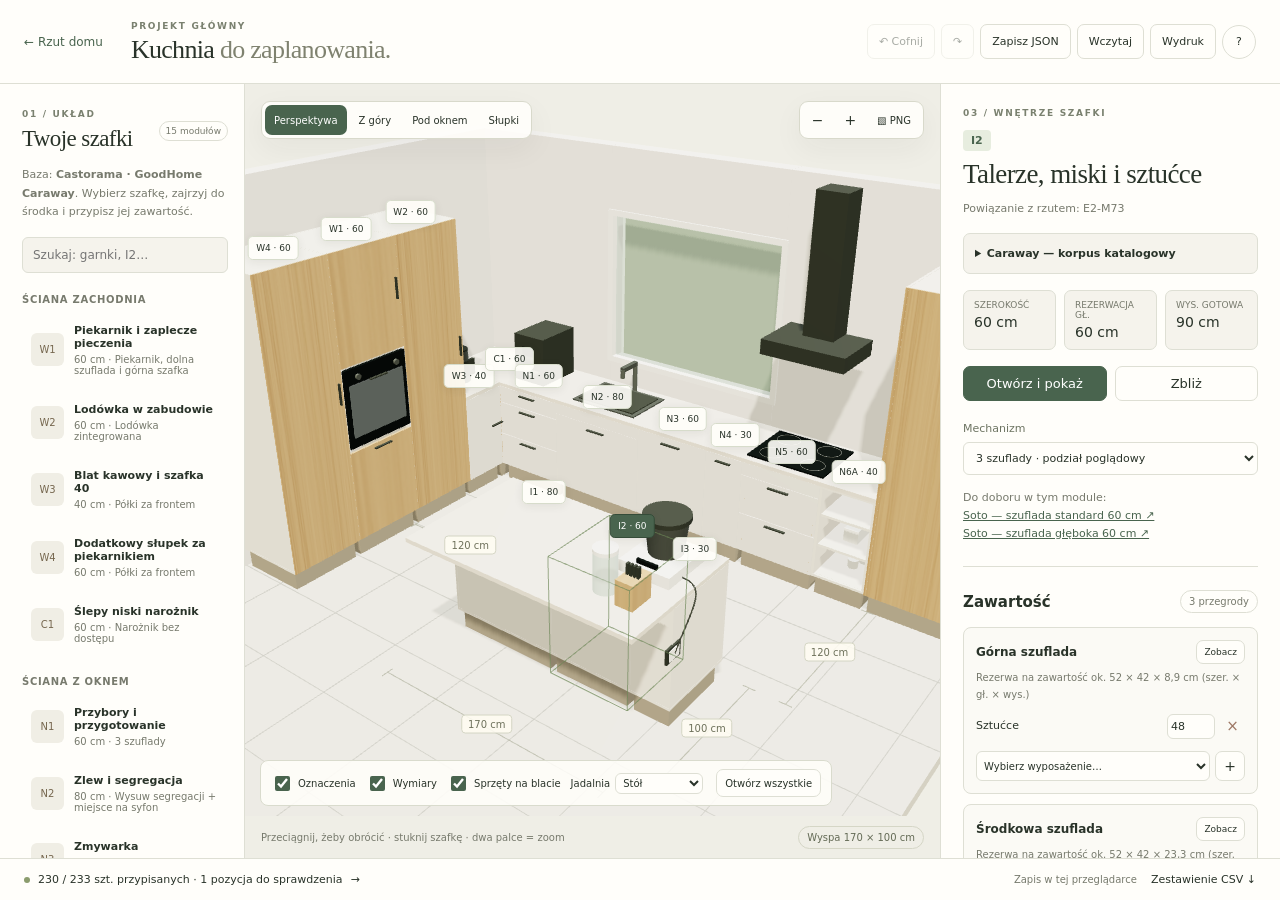
<file: kuchnia3d.html>
<!doctype html>
<html lang="pl">
<head>
<meta charset="utf-8">
<meta name="viewport" content="width=device-width,initial-scale=1">
<meta name="theme-color" content="#f4f1e9">
<link rel="icon" href="data:,">
<title>Kuchnia 3D — Projekt Główny</title>
<link rel="stylesheet" href="kuchnia3d.css">
</head>
<body>
<header class="app-header">
  <a class="back" href="edytor-rzutu.html?variant=E2" aria-label="Wróć do rzutu domu">← <span>Rzut domu</span></a>
  <div class="identity"><span class="eyebrow">PROJEKT GŁÓWNY</span><h1>Kuchnia <span>do zaplanowania.</span></h1></div>
  <div class="file-actions"><button id="undo" title="Cofnij zmianę" disabled>↶ <span>Cofnij</span></button><button id="redo" title="Ponów zmianę" disabled>↷</button><button id="export">Zapisz JSON</button><button id="import">Wczytaj</button><button id="print">Wydruk</button><button id="help" class="circle" aria-label="Jak korzystać z planera">?</button></div>
  <input type="file" id="importFile" accept=".json,application/json" hidden>
</header>
<main class="workspace">
  <aside class="catalog" id="catalog" aria-label="Lista szafek">
    <div class="section-head"><div><span class="eyebrow">01 / UKŁAD</span><h2>Twoje szafki</h2></div><span class="pill">15 modułów</span></div>
    <p class="muted intro">Baza: <strong>Castorama · GoodHome Caraway</strong>. Wybierz szafkę, zajrzyj do środka i przypisz jej zawartość.</p>
    <label class="search"><span class="sr-only">Szukaj szafki lub jej zawartości</span><input id="moduleSearch" type="search" placeholder="Szukaj: garnki, I2…"></label>
    <div id="moduleList"></div>
    <button class="inventory-link" id="inventoryButton"><span>Lista całego wyposażenia</span><span aria-hidden="true">↗</span></button>
    <p class="micro">Kody N, W, I i R opisują moduły tego planera. W szczegółach znajdziesz powiązanie z ID rzutu.</p>
  </aside>
  <section class="stage" aria-label="Interaktywny model kuchni">
    <div class="scene-toolbar">
      <div class="view-tabs" role="group" aria-label="Ujęcie kuchni"><button data-view="perspective" class="active">Perspektywa</button><button data-view="top">Z góry</button><button data-view="north">Pod oknem</button><button data-view="west">Słupki</button></div>
      <div class="scene-tools"><button id="zoomOut" aria-label="Oddal model">−</button><button id="zoomIn" aria-label="Przybliż model">+</button><button id="screenshot" title="Pobierz widok jako PNG" aria-label="Zapisz obraz 3D">▧ PNG</button></div>
    </div>
    <div id="viewer" tabindex="0" aria-label="Model 3D. Przeciągnij, aby obrócić. Kółko myszy lub dwa palce przybliżają. Szafkę można wybrać także z listy.">
      <div id="loading" role="status">Przygotowuję kuchnię…</div>
      <div id="sceneLabels"></div>
      <div id="noWebGL" hidden>Ta przeglądarka nie uruchomiła widoku 3D. Planowanie szafek, lista wyposażenia i zapis nadal działają. Spróbuj włączyć akcelerację grafiki lub otworzyć stronę w Chrome / Safari.</div>
    </div>
    <div class="view-options"><label><input type="checkbox" id="labels" checked> Oznaczenia</label><label><input type="checkbox" id="dimensions" checked> Wymiary</label><label><input type="checkbox" id="appliances" checked> Sprzęty na blacie</label><label>Jadalnia <select id="seating" aria-label="Używanie jadalni"><option value="table">Stół</option><option value="stools">Dwa hokery</option></select></label><button id="openAll">Otwórz wszystkie</button></div>
    <div class="scene-footer"><span id="sceneHint">Przeciągnij, żeby obrócić · stuknij szafkę · dwa palce = zoom</span><span class="measure-chip">Wyspa 170 × 100 cm</span></div>
    <div id="clearance" class="clearance" hidden></div>
    <nav class="mobile-tabs" aria-label="Panel planowania"><button id="showCatalog">Lista szafek</button><button id="showDetails" class="active">Wybrana szafka</button><button id="mobileInventory">Wyposażenie</button></nav>
  </section>
  <aside class="details" id="details" aria-label="Właściwości wybranej szafki"><div id="detailContent"></div></aside>
</main>
<footer class="summary-bar"><button id="coverageButton"><span class="status-dot"></span><span id="coverage">Przeliczam wyposażenie…</span><span aria-hidden="true">→</span></button><span id="saveStatus" role="status">Zapis w tej przeglądarce</span><button id="csv">Zestawienie CSV ↓</button></footer>
<dialog id="inventoryDialog" class="wide-dialog">
 <div class="dialog-top"><div><span class="eyebrow">02 / PRZECHOWYWANIE</span><h2>Co ma się zmieścić?</h2></div><button data-close class="circle" aria-label="Zamknij listę wyposażenia">×</button></div>
 <p class="muted">Ilości i gabaryty na start są propozycją. Dopasuj je do swoich naczyń. Kontrola gabarytu dotyczy jednej sztuki; nie potwierdza pojemności stosów ani nośności prowadnic.</p>
 <div class="inventory-filters"><input id="inventorySearch" type="search" placeholder="Szukaj wyposażenia" aria-label="Szukaj wyposażenia"><label><input id="missingOnly" type="checkbox"> Tylko brakujące / do sprawdzenia</label></div>
 <div id="inventoryRows"></div>
 <form id="newItem"><h3>Dodaj własną pozycję</h3><div class="add-item"><input id="newName" required maxlength="120" placeholder="Np. duża brytfanna" aria-label="Nazwa nowej pozycji"><input id="newQty" type="number" value="1" min="0" max="999" required aria-label="Liczba sztuk nowej pozycji"><button class="primary">Dodaj</button></div></form>
 <label class="field"><span>Uwagi do całego planu</span><textarea id="planNotes" maxlength="4000" placeholder="Np. liczbę kompletów zastawy lub wybrany system szuflad…"></textarea></label>
 <div class="dialog-bottom"><button id="inventoryCsv">Zapisz zestawienie CSV</button><button data-close class="primary">Gotowe</button></div>
</dialog>
<dialog id="helpDialog">
 <div class="dialog-top"><h2>Od szafki do gotowego planu</h2><button data-close class="circle" aria-label="Zamknij pomoc">×</button></div>
 <ol><li>Wybierz szafkę. Przyciskiem „Otwórz” zobaczysz front i wnętrze.</li><li>Wybierz mechanizm: szuflady, cargo, półki lub pionowe przegrody. Dobierz liczbę poziomów.</li><li>Przypisz przedmioty do przegród. Na liście wyposażenia zmień ich ilości i gabaryty.</li><li>Po zmianie mechanizmu stare przypisania pozostają. Niepasujące przegrody trzeba wskazać ponownie.</li><li>Zapis działa w tej przeglądarce. JSON służy do kopii i przenoszenia planu, CSV i wydruk do rozmowy ze stolarzem.</li></ol>
 <p>Układ odpowiada kuchni Projektu Głównego: ciąg 390 cm, słupki 160 cm + ślepy narożnik 60 cm, wyspa 170×100 cm i przejścia 120 cm. Prawy odcinek: otwarty regał z blatem 40 cm oraz słupek 60 cm. Na zachodzie dodano słupek za piekarnikiem, a dawny słupek 40 cm zmieniono na niską szafkę z blatem. Wyspa: korpusy 60 cm od kuchni i nawis 40 cm od jadalni, z dwoma hokerami.</p>
 <p><strong>To plan koncepcyjny oparty na Castoramie.</strong> Korpusy Caraway mają płytę 18 mm, wysokość 72 cm i głębokość 57 cm. Z nogami 15 cm i blatem 3 cm dają wysokość 90 cm. Słupki AGD przyjęto z paneli 219 cm + nogi 15 cm: 234 cm, do kompletacji z półkami i frontami. Każdy moduł pokazuje kartę produktu albo informację o konieczności dopasowania.</p>
 <p>Dolny korpus 40 cm ma kartę Caraway. Dwa nowe słupki 60 cm są do kompletacji z paneli, półek i frontów. Nawis 40 cm wyspy wymaga dobrania grubości, podparcia i mocowania blatu; brak szafek w miejscu na nogi. Stół i hokery są użytkowane osobno. Po wczytaniu dawnego planu zawartość R1–R3 pozostaje do przeniesienia. Karty produktów sprawdzono 12.11.2026; stany magazynowe i kompletację trzeba potwierdzić w sklepie.</p>
 <p>Wymiary przegród są szacunkowymi rezerwami na wyposażenie, po uwzględnieniu przybliżonego miejsca prowadnic. Zawiasy, syfon, rezerwę płyty, wentylację AGD, udźwig i pełne otwarcie sprawdź z wykonawcą i instrukcjami wybranych produktów. Nie wszystkie pokazane warianty mechanizmów mają potwierdzony komplet katalogowy.</p>
 <p>Kolory i podziały frontów są poglądowe. Zmiany wyposażenia zapisują się osobno od rzutu domu. Wczytanie JSON z edytora rzutu nie zastępuje pliku tego planera. Biblioteka 3D jest dołączona do strony; model nie potrzebuje zewnętrznego CDN.</p>
 <p><a href="wnetrze3d.html">Cały dom 3D</a> · <a href="kuchnia3d-plan.md">Plan modułów i źródła Castoramy</a> · <a href="audyt-projekt-glowny.md">Analiza układu i ograniczenia</a> · <a href="vendor/three/LICENSE">Three.js — licencja MIT</a></p>
</dialog>
<dialog id="confirmDialog"><h2>Przywrócić propozycję wyposażenia?</h2><p>Aktualny plan zostanie zastąpiony. Najpierw możesz zapisać kopię JSON. Rzut domu pozostaje osobno.</p><div class="dialog-bottom"><button id="cancelReset">Anuluj</button><button id="confirmReset" class="primary">Przywróć propozycję</button></div></dialog>
<div id="toast" role="status" hidden></div>
<section id="printReport" aria-label="Zestawienie do wydruku"></section>
<noscript><p>Planer wymaga włączonego JavaScript. <a href="audyt-projekt-glowny.md">Opis kuchni</a>.</p></noscript>
<script type="module" src="kuchnia3d.mjs"></script>
</body>
</html>
</file>
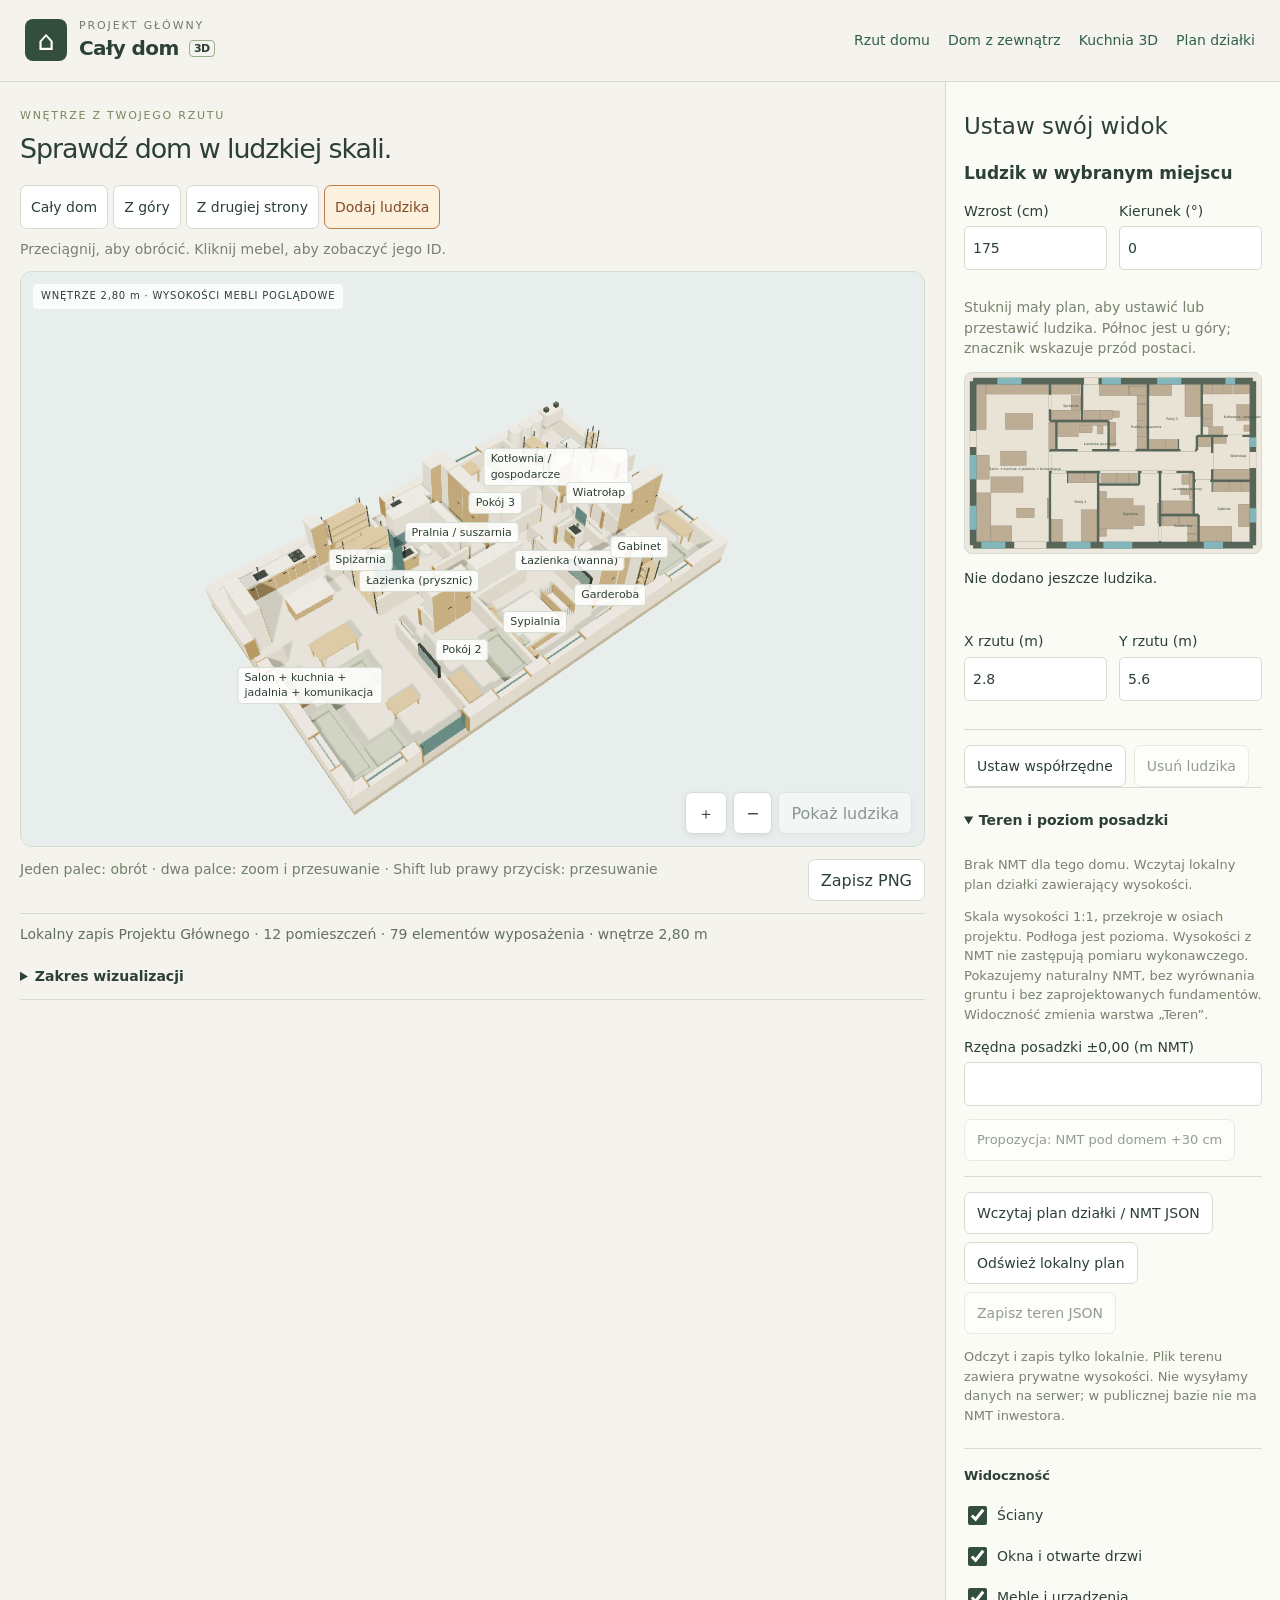
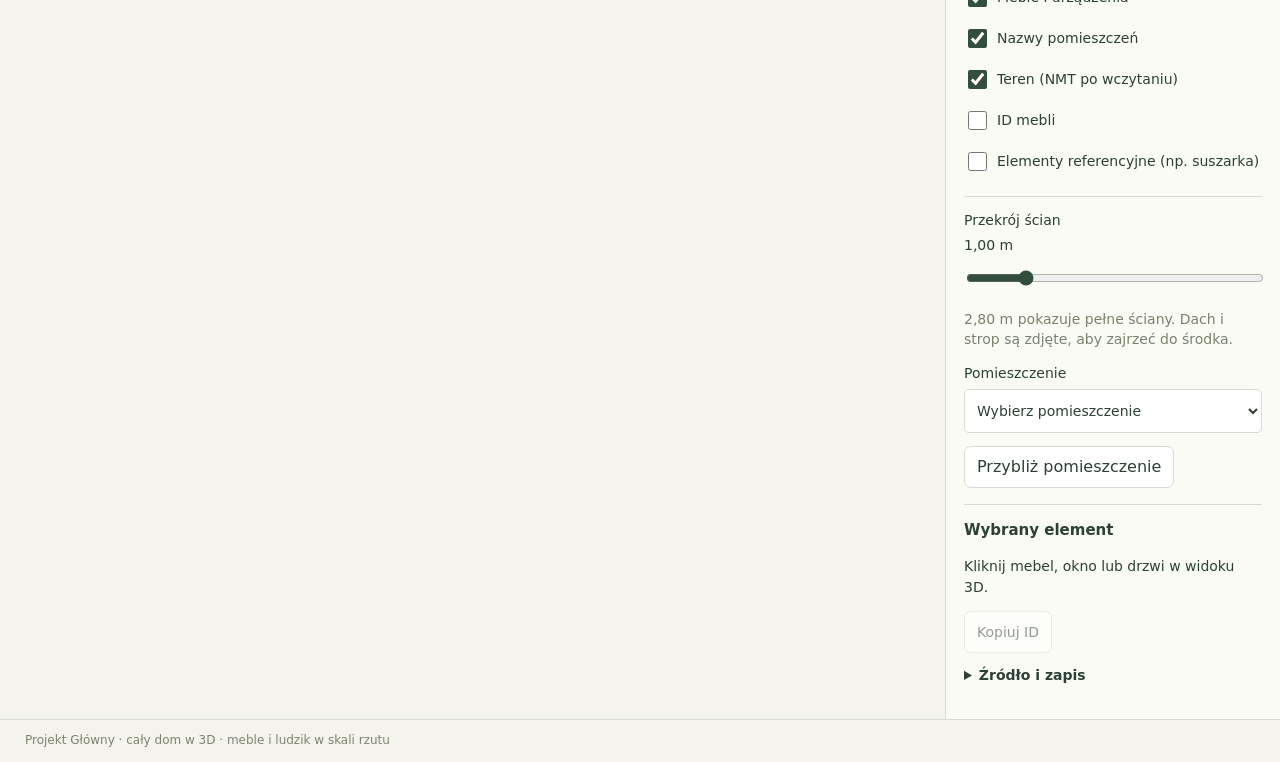
<file: wnetrze3d.html>
<!doctype html><html lang="pl"><head><meta charset="utf-8"><meta name="viewport" content="width=device-width,initial-scale=1"><meta name="theme-color" content="#344b3f"><link rel="icon" href="data:,"><title>Cały dom — wnętrze 3D</title><link rel="stylesheet" href="dom3d.css"><link rel="stylesheet" href="wnetrze3d.css"></head><body>
<header><a class="brand" href="./?variant=E2"><span class="brand-mark">⌂</span><span><small>PROJEKT GŁÓWNY</small><b>Cały dom <em>3D</em></b></span></a><nav><a href="./?variant=E2">Rzut domu</a><a href="dom3d.html">Dom z zewnątrz</a><a href="kuchnia3d.html">Kuchnia 3D</a><a href="dzialka.html">Plan działki</a></nav></header>
<main><section class="viewer"><div class="view-top"><div><span class="eyebrow">WNĘTRZE Z TWOJEGO RZUTU</span><h1>Sprawdź dom w ludzkiej skali.</h1></div></div>
<div class="view-buttons"><button data-interior-view="perspective">Cały dom</button><button data-interior-view="top">Z góry</button><button data-interior-view="reverse">Z drugiej strony</button><button id="placePerson" class="person-button" aria-pressed="false">Dodaj ludzika</button></div>
<p id="placeHint" class="hint" role="status">Przeciągnij, aby obrócić. Kliknij mebel, aby zobaczyć jego ID.</p>
<div id="houseScene"><div id="homeLabels" aria-hidden="true"></div><div id="homeLoading" class="loading">Buduję wnętrze z Projektu Głównego…</div><div id="interiorFallback" hidden><p>WebGL 2 jest niedostępny. Poniżej działa plan z ustawianiem ludzika.</p><div id="fallbackPlan"></div></div><div class="scene-badge">WNĘTRZE 2,80 m · WYSOKOŚCI MEBLI POGLĄDOWE</div><div class="scene-tools"><button id="interiorZoomIn" aria-label="Przybliż">＋</button><button id="interiorZoomOut" aria-label="Oddal">−</button><button id="personFocus" disabled>Pokaż ludzika</button></div></div>
<div class="scene-footer"><span>Jeden palec: obrót · dwa palce: zoom i przesuwanie · Shift lub prawy przycisk: przesuwanie</span><button id="interiorImage">Zapisz PNG</button></div><p id="interiorSource" class="source" role="status"></p><p id="interiorError" class="warning" hidden role="alert"></p>
<details class="about"><summary>Zakres wizualizacji</summary><p>Położenia, obrysy i identyfikatory pochodzą z Projektu Głównego, także z jego lokalnego zapisu w tej przeglądarce. Model pokazuje uproszczone bryły mebli. Wysokości bez danych producenta, wykończenie i sprzęty techniczne są poglądowe. Przy obniżonych ścianach ukrywane są wyższe fragmenty okien i drzwi; wyposażenie pozostaje w pełnej wysokości.</p><p>Ludzik służy do oceny skali. Ostrzeżenia badają jego pozycję w rzucie (koło Ø44 cm), nie trasę dojścia, strefy obsługi, otwieranie szaf ani dostępność. Pełna kontrola przejść pozostaje w edytorze 2D. Instalacje nie są tutaj modelowane przestrzennie. Lokalny NMT można pokazać wokół domu w skali 1:1, z regulacją roboczej rzędnej poziomej posadzki. JSON z wczytanym terenem zawiera prywatne wysokości, bez georeferencji i danych działki.</p><p>Widok ma osobny zapis. Nie zmienia rzutu, kuchni, działki ani kopii referencyjnej. <a href="wnetrze3d-opis.md">Opis i ograniczenia</a> · <a href="vendor/three/LICENSE">Three.js / MIT</a></p></details></section>
<aside><h2>Ustaw swój widok</h2><section class="person-settings"><h3>Ludzik w wybranym miejscu</h3><div class="two-fields"><label class="field">Wzrost (cm)<input id="personHeight" type="number" min="120" max="210" step="1" value="175"></label><label class="field">Kierunek (°)<input id="personAngle" type="number" min="0" max="360" step="15" value="0"></label></div><p class="hint">Stuknij mały plan, aby ustawić lub przestawić ludzika. Północ jest u góry; znacznik wskazuje przód postaci.</p><div id="personPlan" tabindex="0" aria-label="Plan ustawiania ludzika. Możesz także użyć pól X i Y poniżej."></div><p id="personStatus" role="status">Nie dodano jeszcze ludzika.</p><div class="two-fields"><label class="field">X rzutu (m)<input id="personX" type="number" step=".05" value="2.8"></label><label class="field">Y rzutu (m)<input id="personY" type="number" step=".05" value="5.6"></label></div><div class="actions"><button id="personPosition">Ustaw współrzędne</button><button id="personRemove" disabled>Usuń ludzika</button></div></section>
<div id="terrain3DPanel"></div><fieldset><legend>Widoczność</legend><div id="interiorLayers" class="layer-grid"></div></fieldset><label class="field">Przekrój ścian <output id="cutValue">1,00 m</output><input id="wallCut" type="range" min=".6" max="2.8" step=".1" value="1"></label><p class="hint">2,80 m pokazuje pełne ściany. Dach i strop są zdjęte, aby zajrzeć do środka.</p><label class="field">Pomieszczenie<select id="roomJump"><option value="">Wybierz pomieszczenie</option></select></label><button id="roomFocus">Przybliż pomieszczenie</button>
<section class="selection"><h3>Wybrany element</h3><p id="interiorSelection">Kliknij mebel, okno lub drzwi w widoku 3D.</p><button id="interiorCopy" disabled>Kopiuj ID</button></section><details><summary>Źródło i zapis</summary><button id="interiorRefresh">Wczytaj aktualny rzut</button><div class="actions"><button id="interiorExport">Zapisz JSON</button><button id="interiorImport">Wczytaj JSON</button><input id="interiorFile" type="file" accept=".json,application/json" hidden></div><p id="interiorSave" class="hint" role="status">Ludzik i ustawienia zapisują się tylko w tej przeglądarce.</p></details></aside></main><footer>Projekt Główny · cały dom w 3D · meble i ludzik w skali rzutu</footer><noscript>Interaktywny widok wymaga JavaScript.</noscript><script type="module" src="wnetrze3d.mjs"></script></body></html>
</file>
<file: dom3d.css>
:root{font-family:system-ui,sans-serif;color:#2c4035;background:#f4f3ed;font-size:15px;line-height:1.45;--line:#d5dcd2;--green:#344e3d}*{box-sizing:border-box}body{margin:0}button,input,a{touch-action:manipulation}button,a,input{font:inherit}button{cursor:pointer;background:#fff;color:inherit;border:1px solid var(--line);border-radius:7px;min-height:42px;padding:8px 12px}button:hover,button.active{background:var(--green);color:#fff;border-color:var(--green)}button:disabled{opacity:.5;cursor:default}button:focus-visible,a:focus-visible,input:focus-visible,summary:focus-visible,canvas:focus-visible{outline:3px solid #bb7c38;outline-offset:3px}a{color:#315f4a}header{display:flex;justify-content:space-between;align-items:center;padding:18px 25px;border-bottom:1px solid var(--line);gap:20px}.brand{display:flex;align-items:center;gap:12px;text-decoration:none;color:inherit}.brand-mark{display:grid;place-content:center;width:42px;height:42px;background:#344e3d;border-radius:8px;color:#fff;font-size:27px}.brand small{display:block;font-size:10px;letter-spacing:.17em;color:#6f7d68}.brand b{font-size:20px;letter-spacing:-.03em}.brand em{font-size:11px;font-style:normal;border:1px solid #9aaf8e;border-radius:4px;padding:1px 4px;vertical-align:middle;margin-left:4px}nav{display:flex;align-items:center;gap:18px}nav a{font-size:13px;text-decoration:none}main{display:grid;grid-template-columns:minmax(0,1fr) 335px;min-height:calc(100dvh - 140px)}.viewer{min-width:0;padding:20px}.view-top{display:flex;justify-content:space-between;align-items:center;gap:12px}.eyebrow{font-size:10px;letter-spacing:.16em;color:#7b865f}h1{font-size:clamp(20px,2.1vw,29px);margin:5px 0 16px;font-weight:500;letter-spacing:-.04em}h2{font-size:23px;font-weight:500;margin:6px 0 18px}h3{font-size:15px}.view-buttons{display:flex;gap:5px;flex-wrap:wrap;margin-bottom:10px}.view-buttons button{font-size:12px;min-height:36px;padding:7px 10px}#houseScene{position:relative;height:clamp(430px,64vh,820px);min-width:0;border:1px solid #d2dcd0;border-radius:12px;overflow:hidden;background:#e8eeec}#houseScene canvas{display:block;width:100%;height:100%;touch-action:none}#homeLabels{position:absolute;inset:0;pointer-events:none;overflow:hidden}.home-label{position:absolute;transform:translate(-50%,-50%);font-size:11px;background:#ffffffe8;border:1px solid #d3ddd0;border-radius:4px;padding:2px 6px;white-space:nowrap;box-shadow:0 1px 4px #0001}.home-label[hidden]{display:none}.id-label{font-size:10px;color:#674f2e}.scene-badge{position:absolute;top:12px;left:12px;border-radius:4px;background:#ffffffc9;padding:5px 8px;font-size:9px;letter-spacing:.08em;pointer-events:none}.scene-tools{position:absolute;right:12px;bottom:12px;display:flex;gap:6px}.scene-tools button{background:#fffffff2;box-shadow:0 2px 6px #0001}.loading{position:absolute;inset:0;display:grid;place-content:center;text-align:center;font-size:14px;background:#e8eeec;z-index:2}.loading[hidden]{display:none}.scene-footer{display:flex;align-items:center;justify-content:space-between;gap:12px;padding:12px 0;border-bottom:1px solid var(--line)}.scene-footer span{font-size:11px;color:#718069}.scene-footer button{flex-shrink:0}.source{font-size:12px;color:#62715d;margin:10px 0}.warning{background:#fff3dc;border-left:3px solid #b58031;font-size:12px;padding:10px}aside{background:#fbfbf6;border-left:1px solid var(--line);padding:23px 20px;min-width:0}.metric-grid{display:grid;grid-template-columns:1fr 1fr;gap:8px;border-bottom:1px solid var(--line);padding-bottom:18px}.metric-grid small{display:block;font-size:10px;color:#7f8a70}.metric-grid strong{font-size:14px;font-weight:500}fieldset{border:0;border-bottom:1px solid var(--line);padding:18px 0;margin:0}legend{font-size:13px;font-weight:600;padding:0;float:left;width:100%;margin:0 0 12px}.layer-grid{clear:both;display:grid;grid-template-columns:1fr 1fr;gap:7px}.check,.layer-grid label{display:flex;align-items:center;gap:7px;font-size:12px;min-height:28px}.check input,.layer-grid input{width:19px;height:19px;flex-shrink:0;accent-color:var(--green)}.field{display:flex;flex-direction:column;gap:5px;font-size:12px;margin:13px 0}.field input{min-height:40px;width:100%;border:1px solid var(--line);background:white;border-radius:5px;padding:7px;color:inherit;min-width:0}.field input[type=range]{padding:0;accent-color:var(--green)}.color-row{display:flex;clear:both;gap:12px;justify-content:space-between}.color-row label{display:flex;align-items:center;flex-direction:column;gap:6px;font-size:11px}.color-row input{width:48px;height:34px;border:1px solid var(--line);padding:3px;border-radius:5px;background:white}.hint{font-size:11px;color:#78826d;overflow-wrap:anywhere}summary{font-size:13px;font-weight:600;min-height:42px;padding:12px 0;cursor:pointer}.selection{margin-top:16px;border-top:1px solid var(--line)}.selection p{font-size:12px;overflow-wrap:anywhere}.selection button{font-size:12px}.actions{display:flex;gap:8px;flex-wrap:wrap;border-top:1px solid var(--line);padding-top:15px;margin-top:15px}.actions button{font-size:12px}footer{display:flex;justify-content:space-between;align-items:center;padding:12px 25px;border-top:1px solid var(--line);gap:15px;font-size:10px;color:#7c866f}footer a{flex-shrink:0}.mobile-panel{display:none}dialog{max-width:650px;width:calc(100vw - 25px);max-height:85vh;overflow:auto;border:1px solid var(--line);border-radius:12px;background:#fbfbf6;color:inherit;padding:22px}dialog::backdrop{background:#14271e77}.dialog-title{display:flex;justify-content:space-between;gap:15px;align-items:center}.dialog-title h2{margin:0}dialog p{font-size:14px}.dialog-title button{font-size:24px}#noHouseWebGL{position:absolute;inset:0;overflow:auto;padding:50px 15px 70px;background:#e8eeec;font-size:13px}#noHouseWebGL[hidden]{display:none}#homeFacade svg{display:block;width:100%;max-height:70vh}.fallback #homeLabels{display:none}.fallback .scene-tools{display:none}@media(max-width:850px){header{padding:12px;gap:10px;flex-wrap:wrap}nav{gap:12px;flex-wrap:wrap}nav a{font-size:12px}.brand b{font-size:18px}main{display:block}.viewer{padding:12px}#houseScene{height:57dvh;min-height:390px}.view-buttons{gap:4px}.view-buttons button{font-size:11px;min-height:40px}.scene-footer{gap:8px;align-items:flex-start}.scene-footer span{max-width:230px}.scene-footer button{font-size:12px}.mobile-panel{display:block;min-height:40px;font-size:12px}aside{border-left:0;border-top:1px solid var(--line);padding:20px;display:none}body.settings-open aside{display:block}footer{padding:12px;display:block}footer a{display:inline-block;margin-top:8px}.scene-badge{font-size:8px;max-width:75%}.scene-tools{right:8px;bottom:8px}h1{max-width:270px}.layer-grid{grid-template-columns:1fr 1fr}.home-label{font-size:10px;padding:2px 4px}}
.terrain-section{border-top:1px solid var(--line);border-bottom:1px solid var(--line);padding:10px 0}.terrain-section .hint,.terrain-section .warning{font-size:13px;line-height:1.5}.terrain-section button{font-size:13px}.terrain-profiles svg{display:block;width:100%;background:#f2f1e9;border:1px solid var(--line);border-radius:6px;margin:8px 0}.terrain-section input{font-size:16px}
</file>
<file: planery.css>
:root{font-family:system-ui,sans-serif;color:#253329;background:#f3f5f1;font-size:16px;line-height:1.5}*{box-sizing:border-box}body{margin:0}a{color:#215f54}header,main,footer{max-width:1160px;margin:auto;padding:20px}header{padding-bottom:8px}h1{font-size:clamp(26px,4vw,38px);line-height:1.15;margin:12px 0}h2{font-size:23px;margin:0 0 12px}h3{font-size:17px}nav,.actions{display:flex;gap:10px;flex-wrap:wrap;align-items:center}nav a,button,.button{display:inline-flex;align-items:center;justify-content:center;min-height:44px;padding:9px 14px;border:1px solid #a6b5a7;border-radius:7px;background:#fff;color:#253329;font:inherit;text-decoration:none;cursor:pointer}button:hover,.button:hover{background:#e8eee5}button:focus-visible,a:focus-visible,input:focus-visible,select:focus-visible,textarea:focus-visible{outline:3px solid #197fbe;outline-offset:2px}section,.card{background:#fff;border:1px solid #d7dfd4;border-radius:12px;padding:22px;margin-bottom:18px}.intro{color:#536254}.pill{display:inline-block;padding:4px 9px;background:#e7efe3;border-radius:5px;margin:3px;font-size:14px}.note{padding:12px 15px;border-left:4px solid #a57a22;background:#faf4e6}.grid{display:grid;grid-template-columns:repeat(3,minmax(0,1fr));gap:14px}.two{grid-template-columns:repeat(2,minmax(0,1fr))}label.field{display:flex;flex-direction:column;gap:4px;font-size:14px}input,select,textarea{font:inherit;color:inherit;max-width:100%;border:1px solid #9eaf9f;border-radius:5px;background:#fff;padding:9px;min-height:44px;min-width:0}input[type=number]{width:100%}textarea{width:100%;min-height:90px}input[type=checkbox]{min-height:24px;width:24px;flex-shrink:0}table{width:100%;border-collapse:collapse;font-size:14px}th,td{padding:10px 8px;border-bottom:1px solid #dde4da;text-align:left;vertical-align:top}th{background:#f1f5ee}.scroll{overflow-x:auto}.scroll input{min-width:90px}small,.muted{color:#5f6d61}output{display:block;margin:16px 0;padding:12px;background:#edf4e9;border-radius:6px}details{margin:12px 0}summary{min-height:44px;padding:8px 0;font-weight:600;cursor:pointer}li{margin:8px 0}.status{min-height:26px;font-size:14px;color:#356638}.error{color:#a32a22}code{overflow-wrap:anywhere}.check{display:flex;align-items:center;gap:10px;margin:12px 0}.hidden-file{display:none}.columns{display:grid;grid-template-columns:280px minmax(0,1fr);gap:16px}.columns>*,.grid>*{min-width:0}footer{font-size:14px}#siteSvg{display:block;width:100%;height:65vh;min-height:400px;background:#f8faf6;touch-action:none;border:1px solid #b8c7b7;border-radius:6px}#siteSvg text{font-family:system-ui,sans-serif;pointer-events:none}#siteSvg [data-site]{cursor:pointer}.element-list label{display:flex;align-items:center;gap:8px;min-height:42px}.element-list button{padding:4px 8px;min-height:36px;flex:1;justify-content:start;text-align:left;font-size:14px}.element-list button[aria-pressed=true]{background:#deebd9;border-color:#4b6a4a}.element-list i{width:12px;height:12px;border:1px solid #555;flex-shrink:0}#siteProps .grid{gap:8px}#siteProps h3{margin-bottom:6px}.tag{font-size:12px;letter-spacing:.08em;text-transform:uppercase;color:#68795f}@media(max-width:750px){header,main,footer{padding:12px}section,.card{padding:16px}.grid{grid-template-columns:repeat(2,minmax(0,1fr))}.columns{grid-template-columns:1fr}#siteSvg{height:56vh;min-height:350px}.columns .card{margin-bottom:0}.element-list{display:grid;grid-template-columns:repeat(2,minmax(0,1fr));gap:2px 8px}.element-list label{margin:0}.element-list button{font-size:12px}th,td{padding:8px 5px}.wide{grid-column:1/-1}}@media print{body{background:#fff}nav,.actions,.no-print{display:none!important}main,header,footer{max-width:none;padding:0}section,.card{break-inside:avoid;border:1px solid #aaa}input,textarea,select{border:0;padding:0}#siteSvg{height:650px}.columns{display:block}.columns>aside{display:none}}
</file>
<file: kuchnia3d.css>
:root{color-scheme:light;--paper:#f5f3ec;--white:#fffefa;--ink:#293329;--muted:#777a6d;--line:#dedfd4;--accent:#49644e;--soft:#e7eddf;--warn:#9b5b25;--oak:#b49770;--shadow:0 10px 30px #282c1f0d;font-family:Inter,ui-sans-serif,system-ui,-apple-system,sans-serif;font-size:13px;color:var(--ink);background:var(--paper)}
*{box-sizing:border-box}body{margin:0}button,input,select,textarea{font:inherit;color:inherit}button,a,input,select,textarea{-webkit-tap-highlight-color:transparent}button{border:1px solid var(--line);border-radius:7px;background:var(--white);padding:8px 11px;cursor:pointer;min-height:35px}button:hover{background:var(--soft);border-color:#abb9a2}button:disabled{opacity:.4;cursor:default}button:focus-visible,a:focus-visible,input:focus-visible,select:focus-visible,textarea:focus-visible{outline:3px solid #7e9b64;outline-offset:3px}input,select,textarea{border:1px solid var(--line);border-radius:6px;background:var(--white);padding:8px;min-width:0;max-width:100%}input[type=checkbox]{accent-color:var(--accent);width:15px;height:15px;vertical-align:middle}input[type=number]{width:76px}a{color:var(--accent)}h1,h2,h3,p{margin:0}h2{font:500 24px/1.15 Georgia,serif;letter-spacing:-.6px}h3{font-size:13px;font-weight:650}p{line-height:1.65}.muted,.micro{color:var(--muted)}.micro{font-size:11px;line-height:1.6}.eyebrow{display:block;font-size:9px;letter-spacing:1.7px;font-weight:650;color:#7a816f;margin-bottom:7px}.primary{background:var(--accent);color:#fff;border-color:var(--accent)}.primary:hover{background:#354c39;color:#fff}.circle{border-radius:50%;width:34px;min-height:34px;padding:4px;font-size:17px}.sr-only{position:absolute;width:1px;height:1px;overflow:hidden;clip:rect(0,0,0,0)}.pill{font-size:10px;white-space:nowrap;padding:5px 8px;border:1px solid var(--line);border-radius:20px;color:var(--muted)}
.app-header{height:84px;display:flex;align-items:center;gap:28px;border-bottom:1px solid var(--line);padding:14px 24px;background:var(--white)}.back{white-space:nowrap;text-decoration:none;font-size:12px}.identity{flex:1}.identity h1{font:500 26px/1 Georgia,serif;letter-spacing:-.7px}.identity h1 span{font-weight:400;color:#7f826f}.identity .eyebrow{margin-bottom:6px}.file-actions{display:flex;align-items:center;gap:6px}.file-actions button{font-size:11px}
.workspace{display:grid;grid-template-columns:245px minmax(280px,1fr) 340px;height:calc(100dvh - 126px);min-height:530px}.catalog,.details{overflow:auto;scrollbar-width:thin;background:var(--white)}.catalog{padding:25px 16px 24px 22px;border-right:1px solid var(--line)}.details{border-left:1px solid var(--line);padding:24px 22px}.section-head{display:flex;justify-content:space-between;gap:8px;align-items:center}.section-head h2{font-size:23px}.section-head .pill{font-size:9px;padding:4px 6px}.intro{font-size:11px;margin:14px 0}.search{display:block;margin:16px 0}.search input{width:100%;font-size:12px;padding:10px;background:var(--paper)}.run-title{margin:21px 0 8px;font-size:10px;color:var(--muted);font-weight:600;text-transform:uppercase;letter-spacing:.7px}.module-card{width:100%;display:flex;text-align:left;align-items:center;gap:10px;padding:10px 8px;margin:5px 0;background:transparent;border:1px solid transparent}.module-card .code{min-width:33px;height:33px;display:grid;place-items:center;background:#f0eee5;font-size:10px;color:#76674f;border-radius:6px}.module-card.active{background:var(--soft);border-color:#becbb2}.module-card.active .code{background:var(--accent);color:#fff}.module-card .mod-name{display:block;font-size:11px;font-weight:550}.module-card small{display:block;font-size:10px;color:var(--muted);margin-top:4px}.inventory-link{display:flex;justify-content:space-between;align-items:center;width:100%;margin:25px 0 12px;font-size:11px;padding:12px;background:var(--paper)}
.stage{min-width:0;position:relative;background:#efeee6;display:flex;flex-direction:column;overflow:hidden}.scene-toolbar{position:absolute;z-index:3;left:16px;right:16px;top:17px;display:flex;justify-content:space-between;gap:8px;flex-wrap:wrap;pointer-events:none}.scene-toolbar>div{pointer-events:auto;display:flex;gap:3px;background:#fffefbe8;border:1px solid #d8d9cb;border-radius:9px;padding:3px;box-shadow:var(--shadow)}.scene-toolbar button{border:0;min-height:30px;background:transparent;padding:7px 9px;font-size:10px}.scene-toolbar button.active{background:var(--accent);color:white}.scene-tools button{font-size:14px;padding:5px 9px}.scene-tools #screenshot{font-size:10px}#viewer{flex:1;min-height:250px;position:relative;touch-action:none;outline-offset:-3px}#viewer canvas{display:block;width:100%;height:100%}#loading{position:absolute;inset:0;display:grid;place-items:center;color:var(--muted);font-size:14px;z-index:2;pointer-events:none}#loading[hidden]{display:none}#noWebGL{position:absolute;top:40%;left:10%;right:10%;background:var(--white);border:1px solid var(--line);padding:20px;line-height:1.6;border-radius:10px;box-shadow:var(--shadow)}#sceneLabels{position:absolute;inset:0;pointer-events:none;overflow:hidden}.scene-label{position:absolute;pointer-events:auto;padding:5px 7px;min-height:24px;white-space:nowrap;font-size:9px;background:#fffefae8;box-shadow:0 2px 10px #252b2112;border-radius:5px;transform:translate(-50%,-50%);border:1px solid #d7dccb}.scene-label.selected{background:var(--accent);color:#fff;border-color:#354c39}.dim-label{position:absolute;transform:translate(-50%,-50%);font-size:10px;color:#6e715b;background:#fffdf3d9;border:1px solid #d4d5c4;padding:3px 6px;border-radius:4px;white-space:nowrap}.view-options{position:absolute;bottom:52px;left:15px;right:15px;display:flex;flex-wrap:wrap;align-items:center;gap:10px;font-size:10px;background:#fffefadf;border:1px solid #d9dbcd;border-radius:8px;padding:8px 10px;width:max-content;max-width:calc(100% - 30px);z-index:3}.view-options label{display:flex;align-items:center;gap:5px;white-space:nowrap}.view-options button{font-size:10px;min-height:28px;padding:5px 8px;margin-left:3px}.scene-footer{height:42px;display:flex;align-items:center;justify-content:space-between;padding:8px 16px;font-size:10px;color:var(--muted);gap:10px}.measure-chip{white-space:nowrap;border:1px solid #d5d6c6;padding:5px 8px;border-radius:20px;color:#646b56}.clearance{position:absolute;bottom:104px;left:15px;right:15px;background:#fff0dbed;color:#855421;padding:9px 12px;border:1px solid #e9cfaa;border-radius:7px;font-size:11px;line-height:1.5;z-index:2}.mobile-tabs{display:none}
.detail-heading .eyebrow{margin-bottom:12px}.detail-heading h2{font-size:27px;margin:8px 0 10px}.detail-heading .code{display:inline-block;background:var(--soft);color:var(--accent);padding:4px 8px;border-radius:4px;font-size:11px;font-weight:650}.detail-dims{display:flex;gap:8px;margin:16px 0}.detail-dims span{border:1px solid var(--line);border-radius:7px;padding:9px 10px;background:var(--paper);font-size:14px;flex:1}.detail-dims small{display:block;color:var(--muted);font-size:9px;margin-bottom:4px}.open-row{display:flex;gap:8px;align-items:center;margin-bottom:21px}.open-row button{flex:1}.field{display:block;font-size:11px;margin:14px 0}.field>span{display:block;margin-bottom:7px;color:#6d7462}.field select,.field textarea{width:100%}.field textarea{resize:vertical;min-height:64px;font-size:12px}.detail-divider{height:1px;background:var(--line);margin:23px 0}.content-heading{display:flex;justify-content:space-between;align-items:center;margin-bottom:14px}.content-heading h3{font-size:15px}.slot-card{border:1px solid var(--line);border-radius:8px;padding:12px;margin:10px 0;background:#fbfaf5}.slot-card h3{font-size:12px}.slot-dims{font-size:10px;color:var(--muted);margin:6px 0 10px}.assignment{display:grid;grid-template-columns:minmax(0,1fr) 48px 25px;gap:5px;align-items:center;margin:8px 0}.assignment .item-name{font-size:11px;line-height:1.4}.assignment input{width:48px;padding:5px 3px;font-size:11px}.assignment .remove{padding:2px;min-height:26px;font-size:15px;border:0;background:transparent;color:#9d7764}.assignment .issue{grid-column:1/-1;color:var(--warn);font-size:10px;line-height:1.5}.assignment select{grid-column:1/-1;font-size:11px}.add-assignment{display:flex;gap:5px;margin-top:12px}.add-assignment select{width:100%;font-size:10px;padding:6px 3px}.add-assignment button{font-size:14px;padding:4px 8px;min-height:30px}.slot-empty{font-size:11px;color:#9b9e90;padding:8px 0}.warning-box{background:#fbf0df;border:1px solid #ebd8b9;padding:10px;border-radius:7px;color:var(--warn);font-size:11px;line-height:1.55;margin:12px 0}.note-box{background:var(--soft);padding:11px;border-radius:7px;color:#5b6c51;font-size:11px;line-height:1.6;margin:12px 0}.detail-reset{margin-top:22px;background:transparent;font-size:10px;color:var(--muted);width:100%}.daily-card{border:1px solid var(--line);border-radius:8px;padding:12px;margin:10px 0}.daily-fields{display:grid;grid-template-columns:repeat(3,1fr);gap:7px;margin-top:10px}.daily-fields label{font-size:9px;color:var(--muted)}.daily-fields input{width:100%;margin-top:4px;padding:6px;font-size:11px}.daily-card .micro{margin-top:8px}
.summary-bar{height:42px;border-top:1px solid var(--line);display:flex;align-items:center;justify-content:space-between;gap:12px;padding:7px 22px;background:var(--white);font-size:10px}.summary-bar button{border:0;background:transparent;min-height:25px;padding:2px;font-size:11px;display:flex;align-items:center;gap:8px}.status-dot{width:6px;height:6px;border-radius:50%;background:#8b9c6d}#saveStatus{margin-left:auto;color:var(--muted)}
dialog{border:1px solid var(--line);border-radius:14px;background:var(--white);padding:26px;max-width:660px;width:calc(100% - 28px);color:var(--ink);box-shadow:0 30px 100px #17211c33;max-height:90dvh;overflow:auto}dialog::backdrop{background:#27322266;backdrop-filter:blur(4px)}dialog p{margin:14px 0;font-size:12px}dialog ol{padding-left:20px}dialog li{font-size:12px;line-height:1.7;margin:9px 0}.wide-dialog{max-width:930px}.dialog-top{display:flex;justify-content:space-between;align-items:flex-start;gap:12px;margin-bottom:12px}.dialog-bottom{display:flex;justify-content:flex-end;gap:10px;margin-top:22px;border-top:1px solid var(--line);padding-top:18px}.inventory-filters{display:flex;gap:15px;align-items:center;flex-wrap:wrap;margin:18px 0}.inventory-filters input[type=search]{flex:1}.inventory-filters label{font-size:11px}.inventory-item{display:grid;grid-template-columns:minmax(180px,1fr) 70px 130px 190px;gap:12px;align-items:center;border-bottom:1px solid var(--line);padding:11px 0}.inventory-item h3{font-size:12px;margin-bottom:5px}.inventory-item input{width:100%;font-size:11px;padding:6px}.inventory-item .quantity label,.inventory-item .sizes label{font-size:9px;color:var(--muted)}.inventory-item .sizes>div{display:flex;gap:4px;margin-top:4px}.inventory-item .sizes input{width:33%}.inventory-item .where button{font-size:10px;min-height:24px;padding:2px 6px;margin:2px}.inventory-item .where span{font-size:10px}.inventory-item .missing{color:var(--warn);font-size:10px}.inventory-item .complete{color:var(--accent);font-size:10px}.add-item{display:flex;gap:8px;margin-top:10px}#newItem{margin-top:24px}#newName{flex:1}#toast{position:fixed;z-index:20;bottom:58px;left:50%;transform:translateX(-50%);padding:12px 18px;max-width:90vw;border-radius:9px;background:#29382a;color:#fff;font-size:12px;box-shadow:var(--shadow);line-height:1.5}#printReport{display:none}
@media(min-width:1600px){.workspace{grid-template-columns:265px minmax(0,1fr) 370px}.catalog{padding-left:26px}.details{padding:28px}}
@media(max-width:1150px) and (min-width:801px){.workspace{grid-template-columns:195px minmax(230px,1fr) 295px}.catalog{padding:20px 12px}.details{padding:20px 15px}.app-header{gap:16px;padding:14px 18px}.identity h1{font-size:22px}.identity h1 span{display:none}.scene-toolbar{left:10px;right:10px}.scene-toolbar button{padding:7px}.view-options{gap:7px}.scene-footer #sceneHint{max-width:170px;font-size:9px}}
@media(max-width:800px){.app-header{height:auto;min-height:88px;padding:13px 14px;gap:12px;flex-wrap:wrap}.back{font-size:20px}.back span{display:none}.identity{min-width:200px}.identity h1{font-size:23px}.identity h1 span{font-size:21px}.identity .eyebrow{font-size:8px}.file-actions{width:100%;gap:5px}.file-actions button{flex:1;font-size:10px;padding:6px;min-height:32px}.file-actions .circle{flex:0 0 31px}.file-actions #undo span{display:none}.workspace{display:flex;flex-direction:column;height:auto;min-height:0}.stage{order:0;height:450px;min-height:370px;flex:none}#viewer{min-height:270px}.scene-toolbar{left:10px;right:10px;top:10px;gap:5px}.view-tabs{flex:1}.scene-toolbar button{font-size:9px;padding:7px 5px;min-height:29px}.scene-tools{gap:0!important}.scene-tools #screenshot{font-size:0}.scene-tools #screenshot::after{content:'PNG';font-size:9px}.scene-tools button{font-size:15px;min-width:27px}.view-options{bottom:85px;left:10px;right:10px;max-width:calc(100% - 20px);font-size:9px;padding:6px;gap:8px}.view-options input{width:13px;height:13px}.view-options button{font-size:9px;padding:4px 6px;margin:0}.scene-footer{height:36px;padding:5px 12px;font-size:9px;flex-shrink:0}.scene-footer #sceneHint{max-width:220px}.measure-chip{font-size:9px;padding:4px 6px}.mobile-tabs{display:flex;height:45px;flex-shrink:0;background:var(--white);border-top:1px solid var(--line);gap:0}.mobile-tabs button{flex:1;border:0;border-radius:0;background:transparent;font-size:11px;color:var(--muted)}.mobile-tabs button.active{color:var(--accent);box-shadow:inset 0 -2px var(--accent);background:var(--soft)}.catalog{order:1;border:0;display:none;overflow:visible;padding:22px 18px}.details{order:1;border:0;overflow:visible;padding:24px 20px}.workspace.catalog-mode .catalog{display:block}.workspace.catalog-mode .details{display:none}.clearance{bottom:140px;left:10px;right:10px;font-size:10px;padding:7px}.summary-bar{height:auto;min-height:48px;flex-wrap:wrap;padding:9px 15px;gap:6px}.summary-bar #coverageButton{width:100%;font-size:11px}.summary-bar #saveStatus{margin:0;flex:1}.summary-bar #csv{font-size:10px}dialog{padding:19px;max-height:92dvh}.inventory-item{grid-template-columns:1fr 62px;gap:8px}.inventory-item .where{grid-column:1}.inventory-item .sizes{grid-column:2;grid-row:2}.inventory-item .sizes>div{flex-direction:column}.inventory-item .sizes input{width:62px}.inventory-filters{gap:10px}.inventory-filters input[type=search]{width:100%;flex:auto}.add-item{flex-wrap:wrap}#newName{flex-basis:70%}.scene-label{font-size:8px;padding:4px 5px}.dim-label{font-size:9px}}
@media print{body{background:white;font-size:11px}.app-header,.workspace,.summary-bar,dialog,#toast{display:none!important}#printReport{display:block;padding:15px}#printReport h1{font:26px Georgia,serif;margin-bottom:12px}#printReport h2{font-size:18px;margin:22px 0 10px}#printReport table{width:100%;border-collapse:collapse;font-size:10px}#printReport td,#printReport th{padding:6px;text-align:left;border:1px solid #ccc}#printReport tr{break-inside:avoid}#printReport p{margin:10px 0}#printReport .muted{color:#666}}
.supplier-box{margin:15px 0;border:1px solid var(--line);background:var(--paper);border-radius:7px;padding:11px;font-size:10px;line-height:1.6}.supplier-box strong{font-size:11px}.supplier-box p{margin-top:8px}.supplier-box small{display:block;color:var(--muted);font-size:9px;margin-top:3px}
.supplier-box summary{cursor:pointer;font-weight:650;font-size:11px}.slot-heading{display:flex;align-items:center;justify-content:space-between;gap:8px}.slot-heading button{font-size:9px;min-height:24px;padding:3px 7px}
.item-name,.inventory-item h3,.inventory-item .where{overflow-wrap:anywhere}.inventory-item>div{min-width:0}

.view-options select{padding:3px;font-size:10px;max-width:100px}.assignment select{max-width:100%;min-width:0}@media(max-width:800px){.view-options{flex-wrap:wrap;bottom:85px}.view-options select{font-size:9px}.view-options label{white-space:nowrap}}
</file>
<file: wnetrze3d.css>
:root{font-size:16px}.brand small,.eyebrow{font-size:11px}nav a,.field,.hint,.check,.layer-grid label,.source,.selection p,.selection button,.actions button,summary{font-size:14px}.view-buttons button{font-size:14px;min-height:44px}.scene-footer span{font-size:14px}.scene-footer{align-items:flex-start}aside{padding:22px 18px}.field input,.field select{font:inherit;min-height:44px;padding:8px;border:1px solid var(--line);background:white;color:inherit;border-radius:5px;min-width:0}.two-fields{display:grid;grid-template-columns:1fr 1fr;gap:12px}.two-fields .field{margin-top:5px}.person-settings h3{font-size:17px;margin-bottom:10px}.person-button{border-color:#bd7b41;color:#864a23;background:#fcf1df}.person-button[aria-pressed=true]{color:white;background:#a9622d}.placing canvas{cursor:crosshair}#personPlan{border:1px solid var(--line);border-radius:8px;overflow:hidden;background:#ece8dd}#personPlan svg{width:100%;display:block;cursor:crosshair;touch-action:pan-y}#personStatus{font-size:14px;min-height:44px}.person-collision{color:#945721}#placeHint{min-height:22px;margin:4px 0 10px}#homeLabels .room-label{font-size:11px;max-width:145px;white-space:normal;background:#ffffffe0;box-shadow:none}#homeLabels .furn-label{font-size:10px;color:#7d502a}#interiorFallback{position:absolute;inset:0;overflow:auto;padding:38px 10px 65px;font-size:14px;background:#e8eeec}#interiorFallback[hidden]{display:none}#fallbackPlan svg{width:100%;display:block}.about{border-bottom:1px solid var(--line)}.about p{font-size:14px;max-width:75ch}.about summary{font-size:14px}footer{font-size:12px}.scene-badge{font-size:10px;max-width:80%}.layer-grid{grid-template-columns:1fr}.layer-grid label{min-height:34px}#wallCut{min-height:30px}body.fallback #houseScene{min-height:300px}@media(max-width:850px){aside{display:block}#houseScene{height:55dvh;min-height:360px}.scene-footer span{font-size:12px}nav a{font-size:14px}.view-buttons button{font-size:14px}.hint{font-size:14px}#personPlan{max-width:520px}#homeLabels .room-label{font-size:9px;max-width:90px}.scene-badge{font-size:9px}main{display:block}.viewer{padding:12px}h1{max-width:none}.scene-tools button{font-size:14px}}
</file>
